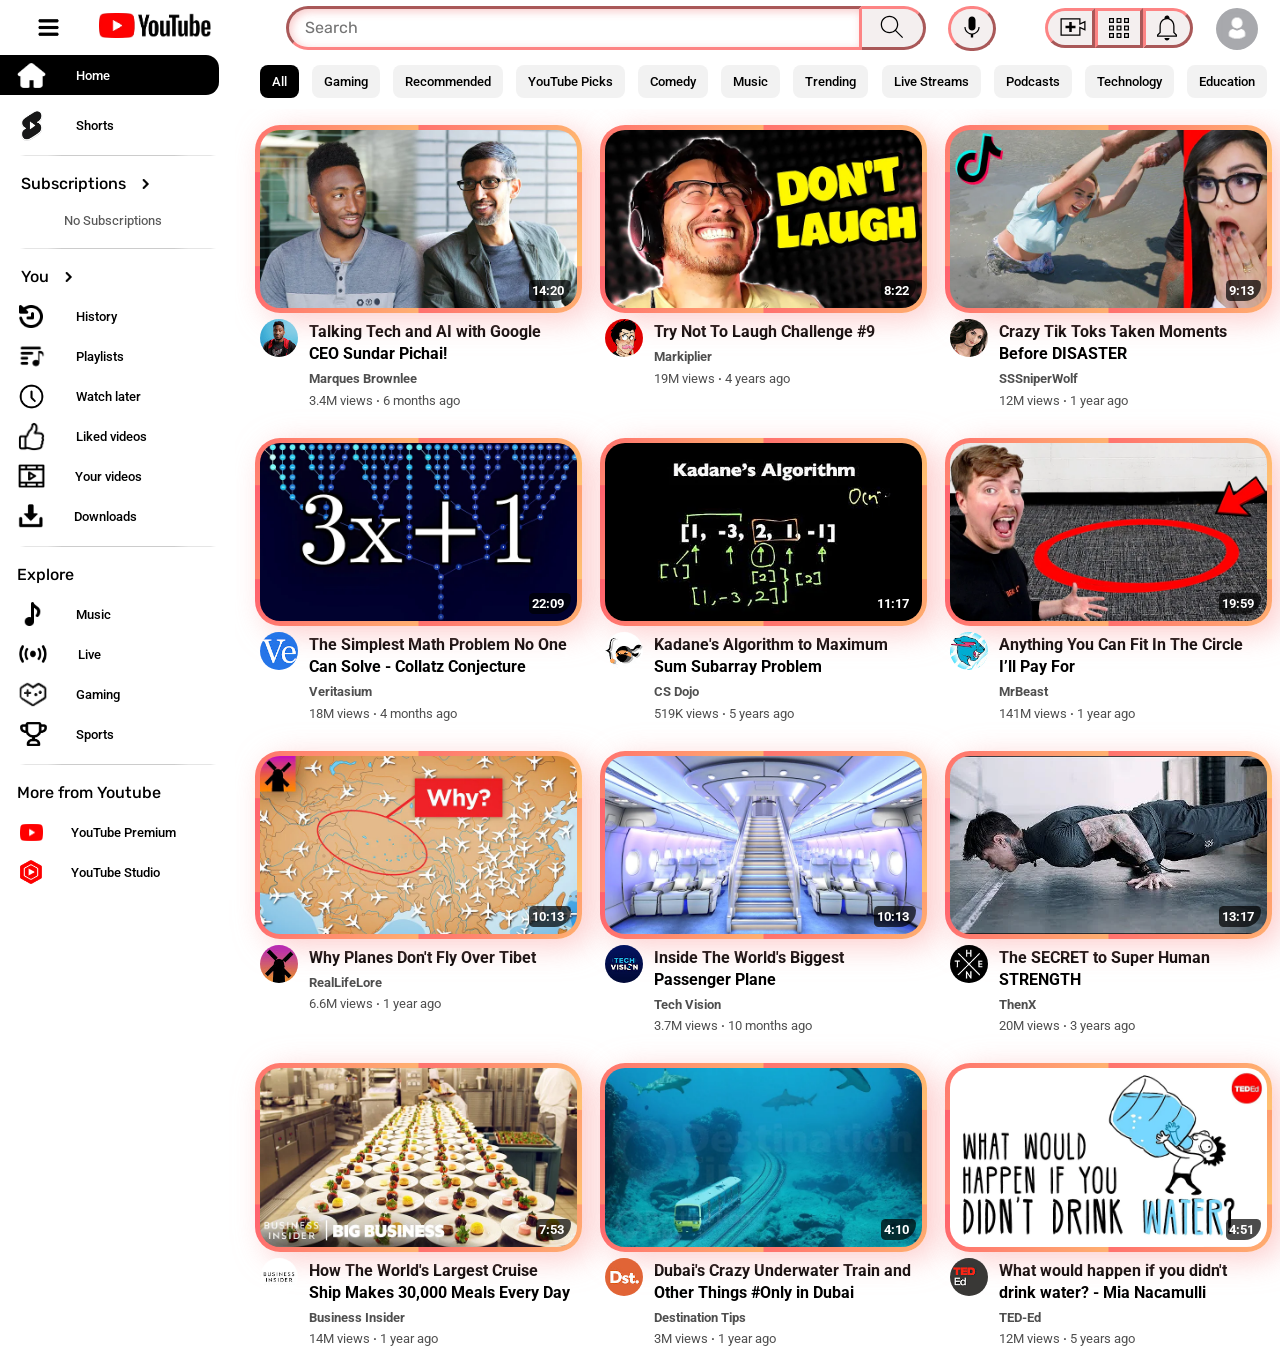
<file: index.html>
<!DOCTYPE html>
<html lang="en">
<head>
  <meta charset="UTF-8">
  <meta name="viewport" content="width=device-width, initial-scale=1.0">
  <title>YouTube - Home Of Videos</title>
  <link rel="preconnect" href="https://fonts.googleapis.com">
  <link rel="preconnect" href="https://fonts.gstatic.com" crossorigin>
  <link href="https://fonts.googleapis.com/css2?family=Rubik:ital,wght@0,300..900;1,300..900&display=swap" rel="stylesheet">
  <link rel="preconnect" href="https://fonts.googleapis.com">
  <link rel="preconnect" href="https://fonts.gstatic.com" crossorigin>
  <link href="https://fonts.googleapis.com/css2?family=Roboto:ital,wght@0,100..900;1,100..900&display=swap" rel="stylesheet">
  <link rel="stylesheet" href="styles/general.css">
  <link rel="stylesheet" href="styles/header.css">
  <link rel="stylesheet" href="styles/sidebar.css">
  <link rel="stylesheet" href="styles/video.css">
  <link rel="preconnect" href="https://fonts.googleapis.com">
  <link rel="preconnect" href="https://fonts.gstatic.com" crossorigin>
  <link href="https://fonts.googleapis.com/css2?family=Google+Sans:ital,opsz,wght@0,17..18,400..700;1,17..18,400..700&family=Inter:ital,opsz,wght@0,14..32,100..900;1,14..32,100..900&family=Nunito:ital,wght@0,200..1000;1,200..1000&family=Rubik:ital,wght@0,300..900;1,300..900&display=swap" rel="stylesheet">
  <link rel="preconnect" href="https://fonts.googleapis.com">
  <link rel="preconnect" href="https://fonts.gstatic.com" crossorigin>
  <link href="https://fonts.googleapis.com/css2?family=Google+Sans:ital,opsz,wght@0,17..18,400..700;1,17..18,400..700&family=Inter:ital,opsz,wght@0,14..32,100..900;1,14..32,100..900&family=Nunito:ital,wght@0,200..1000;1,200..1000&family=Playpen+Sans+Thai:wght@100..800&family=Rubik:ital,wght@0,300..900;1,300..900&display=swap" rel="stylesheet">
  <link rel="icon" type="image/png" href="favicon.png">
</head>
<body>

<header class="header">
  <div class="left-section">
    <button class="hamburger_menu_button">
      <img class="hamburger_menu" src="icons/hamburger-menu.png" alt="Sidebar-Toggle">
      <div class="tooltip">Sidebar Toggle</div>
    </button>
 
    <a class="youtube_header_button" href="https://www.youtube.com/">
      <img class="youtube_icon" src="icons/youtube_icon.png" alt="Youtube">
      <div class="tooltip">Home</div>
    </a>
  </div>

  <div class="middle-section">
    <div class="search-container">
      <input class="search_bar" type="text" placeholder="Search">
      <button class="search-button">
        <img class="search-icon" src="icons/search.svg">
        <div class="tooltip">Search</div>
      </button>
    </div>
    <button class="voice-button">
      <img class="voice-icon" src="icons/voice-search-icon.svg">
      <div class="tooltip">Search with your voice</div>
    </button>
  </div>

  <div class="right-section">
    <button class="upload-button">
      <img class="upload-icon" src="icons/upload.svg">
      <div class="tooltip">Create</div>
    </button>

    <button class="youtube-apps-button">
      <img class="youtube-apps-icon" src="icons/youtube-apps.svg">
      <div class="tooltip">Youtube Apps</div>
    </button>

    <button class="notifications-button">
      <img class="notifications-icon" src="icons/notifications.svg">
      <div class="tooltip">Notifications</div>
    </button>

    <button class="search-mobile-button">
      <img class="search-mobile" src="icons/search.svg">
      <div class="tooltip">Search</div>
    </button>

    <div class="channel-container">
      <button class="my-channel-button">
        <img class="my-channel-icon" src="channel_pfp/my-channel.png">
        <div class="tooltip">Your Channel</div>
      </button>

      <div class="channel-items">

        <div class="channel-info">
          <img class="my-channel-icon2" src="channel_pfp/my-channel.png">
          <div class="user-texts">
            <b class="user-text">Hi, User</b>
            <b class="user-text2">@default_handle</b>
            <b class="view-channel">View Channel</b>
          </div>
          <div class="divider-channel">
            <hr class="channel-divider">
          </div>
        </div>

        <div class="channel-buttons">
          <button class="google-account-button">
            <img class="google-account" src="icons/google-icon.png"> Google Account
          </button>

          <a href="https://youtube.com/channel_switcher">
            <button class="switch-account-button">
            <img class="switch-account" src="icons/switch-account.png">
            Switch Account
            <img class="right-arrow" src="icons/right-arrow.png">
          </button>
          </a>

          <button class="sign-out-button">
            <img class="sign-out" src="icons/sign-out.png"> Sign Out
          </button>

          <div class="divider">
            <hr class="section-divider">
          </div>
          <a href="https://studio.youtube.com/channel/">
            <button class="youtube-studio-button">
              <img class="youtube-studio" src="icons/youtube-studio.png"> YouTube Studio
            </button>
          </a>

          <a href="https://www.youtube.com/paid_memberships?ybp=mAEK">
            <button class="purchases-memberships-button">
              <img class="purchases-memberships" src="icons/purchases-memberships.png">
              Purchases & Memberships
            </button>
          </a>

          <div class="divider">
            <hr class="section-divider">
          </div>

          <a href="https://myaccount.google.com/u/0/yourdata/youtube?hl=en">
            <button class="your-data-button">
              <img class="your-data" src="icons/your-data.png"> Your Data In YouTube
            </button>
          </a>

          <button class="appearence-button">
            <img class="appearence" src="icons/appearence.png">
            Appearence: Light
            <img class="right-arrow2" src="icons/right-arrow.png">
          </button>

          <button class="display-lang-button">
            <img class="display-lang" src="icons/display-lang.png">
            Display Language: English
            <img class="right-arrow3" src="icons/right-arrow.png">
          </button>

          <button class="restricted-mode-button">
            <img class="restricted-mode" src="icons/restricted-mode.png">
            Restricted Mode: Off
            <img class="right-arrow4" src="icons/right-arrow.png">
          </button>

          <button class="location-button">
            <img class="location" src="icons/location.png">
            Location: Egypt
            <img class="right-arrow5" src="icons/right-arrow.png">
          </button>

          <button class="keyboard-shortcuts-button">
            <img class="keyboard-shortcuts" src="icons/keyboard.png">
            Keyboard Shortcuts
          </button>

          <div class="divider">
            <hr class="section-divider">
          </div>

          <a href="https://www.youtube.com/account">
            <button class="settings-button">
              <img class="settings" src="icons/settings.png"> Settings
            </button>
          </a>

          <div class="divider">
            <hr class="section-divider">
          </div>

          <button class="help-button">
            <img class="help" src="icons/help.png"> Help
          </button>

          <button class="feedback-button">
            <img class="feedback" src="icons/feedback.png"> Send Feedback
          </button>
        </div>

      </div>
    </div>
  </div>

</header>

  <section class="categories">
    <button class="mobile_sidebar_button">
      <img class="mobile_sidebar" src="icons/navigation.png">
    </button>
    <button class="category_all">All</button>
    <button>Gaming</button>
    <button>Recommended</button>
    <button>YouTube Picks</button>
    <button>Comedy</button>
    <button>Music</button>
    <button>Trending</button>
    <button>Live Streams</button>
    <button>Podcasts</button>
    <button>Technology</button>
    <button>Education</button>
    <button>Tutorials & How-To</button>
    <button>Reviews</button>
    <button>Reactions</button>
    <button>Vlogs</button>
    <button>Travel</button>
    <button>Food & Cooking</button>
    <button>Fitness</button>
    <button>Sports</button>
    <button>Highlights</button>
    <button>News</button>
    <button>Documentaries</button>
    <button>Science</button>
    <button>Animation</button>
    <button>Short Films</button>
    <button>DIY & Crafts</button>
    <button>ASMR</button>
    <button>Pranks</button>
    <button>Challenges</button>
    <button>Interviews</button>
    <button>Fashion</button>
    <button>Beauty</button>
    <button>Motivation</button>
    <button>Finance</button>
    <button>Business</button>
    <button>Startups</button>
    <button>Coding & Development</button>
    <button>AI & Machine Learning</button>
    <button>Photography</button>
    <button>Filmmaking</button>
    <button>History</button>
    <button>Cars & Motors</button>
    <button>Pets & Animals</button>
    <button>Nature</button>
    <button>Horror</button>
    <button>Mystery</button>
    <button>True Crime</button>
    <button>Kids</button>
    <button>Family</button>
    <button>Culture</button>
    <button>Memes & Internet Trends</button>
  </section>

  <nav class="sidebar">
    <div class="sidebar-buttons">
      <a href="https://youtube.com"><button class="sidebar_home_button"><img class="sidebar_home" src="icons/home.png">Home</button></a>
      <a href="https://www.youtube.com/shorts/"><button class="sidebar_shorts_button"><img class="sidebar_shorts" src="icons/shorts.png">Shorts</button></a>
    </div>
    <div class="divider">
      <hr class="section-divider">
    </div>
    <div class="subscriptions">
      <a href="https://www.youtube.com/feed/subscriptions"><p class="side_p1">Subscriptions <img class="right-arrow6" src="icons/right-arrow.png"></p></a>
      <p class="side_none1">No Subscriptions</p>
    <div class="divider">
      <hr class="section-divider-custom1">
    </div>
    <div class="you_data">
      <a href="https://www.youtube.com/feed/you"><p class="side_p2">You <img class="right-arrow7" src="icons/right-arrow.png"></p></a>
    </div>
      <a href="https://youtube.com/feed/history"><button class="sidebar_history_button"><img class="sidebar_history" src="icons/history.png">History</button></a>
      <a href="https://youtube.com/feed/playlists"><button class="sidebar_playlists_button"><img class="sidebar_playlists" src="icons/playlists.png">Playlists</button></a>   
      <a href="https://www.youtube.com/playlist?list=WL"><button class="sidebar_watch_later_button"><img class="sidebar_watch_later" src="icons/watch_later.png">Watch later</button></a>   
      <a href="https://www.youtube.com/playlist?list=LL"><button class="sidebar_liked_vids_button"><img class="sidebar_liked_vids" src="icons/liked_vids.png">Liked videos</button></a>   
      <a href="https://studio.youtube.com/channel/"><button class="sidebar_your_vids_button"><img class="sidebar_your_vids" src="icons/your_videos.png">Your videos</button></a>   
      <a href="https://youtube.com/feed/downloads"><button class="sidebar_downloads_button"><img class="sidebar_downloads" src="icons/downloaded.png">Downloads</button></a>   
    <div class="divider">
      <hr class="section-divider">
    </div>
    <p class="side_p3">Explore</p>
      <a href="https://www.youtube.com/channel/UC-9-kyTW8ZkZNDHQJ6FgpwQ"><button class="sidebar_music_button"><img class="sidebar_music" src="icons/music.png">Music</button></a>
      <a href="https://www.youtube.com/channel/UC4R8DWoMoI7CAwX8_LjQHig"><button class="sidebar_live_button"><img class="sidebar_live" src="icons/live.png">Live</button></a>   
      <a href="https://www.youtube.com/gaming"><button class="sidebar_gaming_button"><img class="sidebar_gaming" src="icons/gaming.png">Gaming</button></a>   
      <a href="https://www.youtube.com/channel/UCEgdi0XIXXZ-qJOFPf4JSKw"><button class="sidebar_sports_button"><img class="sidebar_sports" src="icons/trophy.png">Sports</button></a>
    <div class="divider">
      <hr class="section-divider">
    </div>
    <p class="side_p4">More from Youtube</p>
      <a href="https://www.youtube.com/premium"><button class="sidebar_premium_button"><img class="sidebar_premium" src="icons/youtube-icon.png">YouTube Premium</button></a>
      <a href="https://studio.youtube.com/"><button class="sidebar_studio_button"><img class="sidebar_studio" src="icons/youtube_studio.png">YouTube Studio</button></a>   
      <a href="https://music.youtube.com/"><button class="sidebar_yt_music_button"><img class="sidebar_yt_music" src="icons/youtube-music.png">YouTube Music</button></a>   
      <a href="https://www.youtubekids.com/?source=youtube_web"><button class="sidebar_kids_button"><img class="sidebar_kids" src="icons/youtube_kids.png">YouTube Kids</button></a>
    <div class="divider">
      <hr class="section-divider">
    </div>
      <a href="https://www.youtube.com/account"><button class="sidebar_settings_button"><img class="sidebar_settings" src="icons/settings.png">Settings</button></a>
      <a href="https://www.youtube.com/reporthistory"><button class="sidebar_report_history_button"><img class="sidebar_report_history" src="icons/report-history.png">Report history</button></a>   
      <button class="sidebar_help_button"><img class="sidebar_help" src="icons/help.png">Help</button>
      <button class="sidebar_feedback_button"><img class="sidebar_feedback" src="icons/feedback.png">Send feedback</button>
    <div class="divider">
      <hr class="section-divider">
    </div>
    <div class="sidebar_about_container">
      <a href="https://youtube.com/about/"><p>About</p></a>
      <a href="https://youtube.com/about/press/"><p>Press</p></a>
      <a href="https://youtube.com/about/copyright/"><p>Copyright</p></a>
      <a href="https://youtube.com/t/contact_us/"><p>Contact us</p></a>
      <a href="https://youtube.com/creators/"><p>Creators</p></a>
      <a href="https://youtube.com/ads/"><p>Advertise</p></a>
      <a href="https://developers.google.com/youtube"><p>Developers</p></a>
      <div class="sidebar_info_container">
        <a href="https://youtube.com/t/terms"><p>Terms</p></a>
        <a href="https://youtube.com/t/privacy"><p>Privacy</p></a>
        <a href="https://youtube.com/about/policies/"><p>Policy & Safety</p></a>
        <a href="https://www.youtube.com/howyoutubeworks/?utm_campaign=ytgen&utm_source=ythp&utm_medium=LeftNav&utm_content=txt&u=https%3A%2F%2Fwww.youtube.com%2Fhowyoutubeworks%3Futm_source%3Dythp%26utm_medium%3DLeftNav%26utm_campaign%3Dytgen"><p>How YouTube works</p></a>
        <a href="https://www.youtube.com/new"><p>Test new features</p></a>
      </div>
      <p class="sidebar_app_info">© 2026 Google LLC</p>
    </div>
    </div>
  </nav>

  <main class="main-content">

    <section class="video-section">
      <div class="video-grid">
        <div class="video-preview">
          <div class="thumbnail-row">
            <a href="https://www.youtube.com/watch?v=n2RNcPRtAiY">
              <img class="thumbnail" src="thumbnails/thumbnail-1.jpg" alt="Talking Tech and AI with Google CEO Sundar Pichai!">
            </a>
            <div class="video-time_length">14:20</div>
          </div>
          <div class="video-info-grid">
            <a href="https://www.youtube.com/@mkbhd" class="channel">
              <img class="pfp" src="channel_pfp/channel-1.jpeg" alt="Marques Brownlee"> 
              <div class="channel-tooltip">
                <img class="pfp" src="channel_pfp/channel-1.jpeg" alt="Marques Brownlee">
                <h3>Marques Brownlee</h3>
                <p>@mkbhd <b>·</b> 20.8M subscribers <b>·</b> 1.8K videos</p> 
              </div>
            </a>
            <div class="video-info">
              <p class="video-text">Talking Tech and AI with Google CEO Sundar Pichai!</p>
              <p class="video-author">Marques Brownlee</p>
              <p class="video-stats">3.4M views <b>·</b> 6 months ago</p>
            </div>
          </div>
        </div>

        <div class="video-preview">
          <div class="thumbnail-row">
            <a href="https://www.youtube.com/watch?v=mP0RAo9SKZk">
              <img class="thumbnail" src="thumbnails/thumbnail-2.webp" alt="Try Not To Laugh Challenge #9">
            </a>
            <div class="video-time_length">8:22</div>
          </div>
          <div class="video-info-grid">
            <a href="https://www.youtube.com/@markiplier" class="channel">
              <img class="pfp" src="channel_pfp/channel-2.jpeg" alt="Markiplier">
              <div class="channel-tooltip">
                <img class="pfp" src="channel_pfp/channel-2.jpeg" alt="Markiplier">
                <h3>Markiplier</h3>
                <p>@markiplier <b>·</b> 38.5M subscribers <b>·</b> 5.8K videos</p> 
              </div>
            </a>
            <div class="video-info">
              <p class="video-text">Try Not To Laugh Challenge #9</p>
              <p class="video-author">Markiplier</p>
              <p class="video-stats">19M views <b>·</b> 4 years ago</p>
            </div>
          </div>
        </div>

        <div class="video-preview">
          <div class="thumbnail-row">
            <a href="https://www.youtube.com/watch?v=FgjPQQeTh1w">
              <img class="thumbnail" src="thumbnails/thumbnail-3.webp" alt="Crazy Tik Toks Taken Moments Before DISASTER">
            </a>
            <div class="video-time_length">9:13</div>
          </div>
          <div class="video-info-grid">
            <a href="https://www.youtube.com/@SSSniperWolf" class="channel">
              <img class="pfp" src="channel_pfp/channel-3.jpeg" alt="SSSniperWolf">
              <div class="channel-tooltip">
                <img class="pfp" src="channel_pfp/channel-3.jpeg" alt="SSSniperWolf">
                <h3>SSSniperWolf</h3>
                <p>@SSSniperWolf <b>·</b> 35.1M subscribers <b>·</b> 3.9K videos</p> 
              </div>
            </a>
            <div class="video-info">
              <p class="video-text">Crazy Tik Toks Taken Moments Before DISASTER</p>
              <p class="video-author">SSSniperWolf</p>
              <p class="video-stats">12M views <b>·</b> 1 year ago</p>
            </div>
          </div>
        </div>

        <div class="video-preview">
          <div class="thumbnail-row">
            <a href="https://www.youtube.com/watch?v=094y1Z2wpJg">
              <img class="thumbnail" src="thumbnails/thumbnail-4.webp" alt="The Simplest Math Problem No One Can Solve - Collatz Conjecture">
            </a>
            <div class="video-time_length">22:09</div>
          </div>
          <div class="video-info-grid">
            <a href="https://www.youtube.com/@veritasium" class="channel">
              <img class="pfp" src="channel_pfp/channel-4.jpeg" alt="Veritasium">
              <div class="channel-tooltip">
                <img class="pfp" src="channel_pfp/channel-4.jpeg" alt="Veritasium">
                <h3>Veritasium</h3>
                <p>@veritasium <b>·</b> 20.4M subscribers <b>·</b> 489 videos</p> 
              </div>
            </a>
            <div class="video-info">
              <p class="video-text">The Simplest Math Problem No One Can Solve - Collatz Conjecture</p>
              <p class="video-author">Veritasium</p>
              <p class="video-stats">18M views <b>·</b> 4 months ago</p>
            </div>
          </div>
        </div>

        <div class="video-preview">
          <div class="thumbnail-row">
            <a href="https://www.youtube.com/watch?v=86CQq3pKSUw">
              <img class="thumbnail" src="thumbnails/thumbnail-5.webp" alt="Kadane's Algorithm to Maximum Sum Subarray Problem">
            </a>
            <div class="video-time_length">11:17</div>
          </div>
          <div class="video-info-grid">
            <a href="https://www.youtube.com/@CSDojo" class="channel">
              <img class="pfp" src="channel_pfp/channel-5.jpeg" alt="CS Dojo">
              <div class="channel-tooltip">
                <img class="pfp" src="channel_pfp/channel-5.jpeg" alt="CS Dojo">
                <h3>CS Dojo</h3>
                <p>@CSDojo <b>·</b> 1.95M subscribers <b>·</b> 114 videos</p> 
              </div>
            </a>
            <div class="video-info">
              <p class="video-text">Kadane's Algorithm to Maximum Sum Subarray Problem</p>
              <p class="video-author">CS Dojo</p>
              <p class="video-stats">519K views <b>·</b> 5 years ago</p>
            </div>
          </div>
        </div>

        <div class="video-preview">
          <div class="thumbnail-row">
            <a href="https://www.youtube.com/watch?v=yXWw0_UfSFg">
              <img class="thumbnail" src="thumbnails/thumbnail-6.webp" alt="Anything You Can Fit In The Circle I’ll Pay For">
            </a>
            <div class="video-time_length">19:59</div>
          </div>
          <div class="video-info-grid">
            <a href="https://www.youtube.com/@mrbeast" class="channel">
              <img class="pfp" src="channel_pfp/channel-6.jpeg" alt="MrBeast">
              <div class="channel-tooltip">
                <img class="pfp" src="channel_pfp/channel-6.jpeg" alt="MrBeast">
                <h3>MrBeast</h3>
                <p>@MrBeast <b>·</b> 471M subscribers <b>·</b> 956 videos</p> 
              </div>
            </a>
            <div class="video-info">
              <p class="video-text">Anything You Can Fit In The Circle I’ll Pay For</p>
              <p class="video-author">MrBeast</p>
              <p class="video-stats">141M views <b>·</b> 1 year ago</p>
            </div>
          </div>
        </div>

        <div class="video-preview">
          <div class="thumbnail-row">
            <a href="https://www.youtube.com/watch?v=fNVa1qMbF9Y">
              <img class="thumbnail" src="thumbnails/thumbnail-7.webp" alt="Why Planes Don't Fly Over Tibet">
            </a>
            <div class="video-time_length">10:13</div>
          </div>
          <div class="video-info-grid">
            <a href="https://www.youtube.com/reallifelore" class="channel">
              <img class="pfp" src="channel_pfp/channel-7.jpeg" alt="RealLifeLore">
              <div class="channel-tooltip">
                <img class="pfp" src="channel_pfp/channel-7.jpeg" alt="RealLifeLore">
                <h3>RealLifeLore</h3>
                <p>@RealLifeLore <b>·</b> 7.9M subscribers <b>·</b> 481 videos</p> 
              </div>
            </a>
            <div class="video-info">
              <p class="video-text">Why Planes Don't Fly Over Tibet</p>
              <p class="video-author">RealLifeLore</p>
              <p class="video-stats">6.6M views <b>·</b> 1 year ago</p>
            </div>
          </div>
        </div>

        <div class="video-preview">
          <div class="thumbnail-row">
            <a href="https://www.youtube.com/watch?v=lFm4EM1juls">
              <img class="thumbnail" src="thumbnails/thumbnail-8.webp" alt="Inside The World's Biggest Passenger Plane">
            </a>
            <div class="video-time_length">10:13</div>
          </div>
          <div class="video-info-grid">
            <a href="https://www.youtube.com/@adin" class="channel">
              <img class="pfp" src="channel_pfp/channel-8.jpeg" alt="Tech Vision">
              <div class="channel-tooltip">
                <img class="pfp" src="channel_pfp/channel-8.jpeg" alt="Tech Vision">
                <h3>Tech Vision</h3>
                <p>@adin <b>·</b> 845K subscribers <b>·</b> 212 videos</p> 
              </div>
            </a>
            <div class="video-info">
              <p class="video-text">Inside The World's Biggest Passenger Plane</p>
              <p class="video-author">Tech Vision</p>
              <p class="video-stats">3.7M views <b>·</b> 10 months ago</p>
            </div>
          </div>
        </div>

        <div class="video-preview">
          <div class="thumbnail-row">
            <a href="https://www.youtube.com/watch?v=ixmxOlcrlUc">
              <img class="thumbnail" src="thumbnails/thumbnail-9.webp" alt="The SECRET to Super Human STRENGTH">
            </a>
            <div class="video-time_length">13:17</div>
          </div>
          <div class="video-info-grid">
            <a href="https://www.youtube.com/@OFFICIALTHENXSTUDIOS" class="channel">
              <img class="pfp" src="channel_pfp/channel-9.jpeg" alt="ThenX">
              <div class="channel-tooltip">
                <img class="pfp" src="channel_pfp/channel-9.jpeg" alt="ThenX">
                <h3>ThenX</h3>
                <p>@OFFICIALTHENXSTUDIOS <b>·</b> 7.83M subscribers <b>·</b> 568 videos</p> 
              </div>
            </a>
            <div class="video-info">
              <p class="video-text">The SECRET to Super Human STRENGTH</p>
              <p class="video-author">ThenX</p>
              <p class="video-stats">20M views <b>·</b> 3 years ago</p>
            </div>
          </div>
        </div>

        <div class="video-preview">
          <div class="thumbnail-row">
            <a href="https://www.youtube.com/watch?v=R2vXbFp5C9o">
              <img class="thumbnail" src="thumbnails/thumbnail-10.webp" alt="How The World's Largest Cruise Ship Makes 30,000 Meals Every Day">
            </a>
            <div class="video-time_length">7:53</div>
          </div>
          <div class="video-info-grid">
            <a href="https://www.youtube.com/businessinsider" class="channel">
              <img class="pfp" src="channel_pfp/channel-10.jpeg" alt="Business Insider">
              <div class="channel-tooltip">
                <img class="pfp" src="channel_pfp/channel-10.jpeg" alt="Business Insider">
                <h3>Business Insider</h3>
                <p>@Businessinsider <b>·</b> 10.4M subscribers <b>·</b> 7.7K videos</p> 
              </div>
            </a>
            <div class="video-info">
              <p class="video-text">How The World's Largest Cruise Ship Makes 30,000 Meals Every Day</p>
              <p class="video-author">Business Insider</p>
              <p class="video-stats">14M views <b>·</b> 1 year ago</p>
            </div>
          </div>
        </div>

        <div class="video-preview">
          <div class="thumbnail-row">
            <a href="https://www.youtube.com/watch?v=0nZuYyXET3s">
              <img class="thumbnail" src="thumbnails/thumbnail-11.webp" alt="Dubai's Crazy Underwater Train and Other Things #Only in Dubai">
            </a>
            <div class="video-time_length">4:10</div>
          </div>
          <div class="video-info-grid">
            <a href="https://www.youtube.com/destinationtips" class="channel">
              <img class="pfp" src="channel_pfp/channel-11.jpeg" alt="Destination Tips">
              <div class="channel-tooltip">
                <img class="pfp" src="channel_pfp/channel-11.jpeg" alt="Destination Tips">
                <h3>Destination Tips</h3>
                <p>@Destinationtips <b>·</b> 281K subscribers <b>·</b> 695 videos</p> 
              </div>
            </a>
            <div class="video-info">
              <p class="video-text">Dubai's Crazy Underwater Train and Other Things #Only in Dubai</p>
              <p class="video-author">Destination Tips</p>
              <p class="video-stats">3M views <b>·</b> 1 year ago</p>
            </div>
          </div>
        </div>

        <div class="video-preview">
          <div class="thumbnail-row">
            <a href="https://www.youtube.com/watch?v=9iMGFqMmUFs">
              <img class="thumbnail" src="thumbnails/thumbnail-12.webp" alt="What would happen if you didn't drink water? - Mia Nacamulli">
            </a>
            <div class="video-time_length">4:51</div>
          </div>
          <div class="video-info-grid">
            <a href="https://www.youtube.com/ted-ed" class="channel">
              <img class="pfp" src="channel_pfp/channel-12.jpeg" alt="TED-Ed">
              <div class="channel-tooltip">
                <img class="pfp" src="channel_pfp/channel-12.jpeg" alt="TED-Ed">
                <h3>TED-Ed</h3>
                <p>@TEDEd <b>·</b> 22.5M subscribers <b>·</b> 2.3K videos</p> 
              </div>
            </a>
            <div class="video-info">
              <p class="video-text">What would happen if you didn't drink water? - Mia Nacamulli</p>
              <p class="video-author">TED-Ed</p>
              <p class="video-stats">12M views <b>·</b> 5 years ago</p>
            </div>
          </div>
        </div>

      </div>
    </section>
  </main>

  <nav class="mobile-nav">
    <div class="home-container-mobile">
      <a href="https://www.youtube.com/">
        <img class="home-mobile" src="icons/home.png">
        <p>Home</p>
      </a>
    </div>

    <div class="shorts-container-mobile">
      <a href="https://www.youtube.com/shorts/">
        <img class="shorts-mobile" src="icons/shorts.png">
        <p>Shorts</p>
      </a>
    </div>

    <div class="create-container-mobile">
      <p>+</p>
    </div>

    <div class="subscriptions-mobile-button">
      <a href="https://www.youtube.com/feed/subscriptions">
        <img class="subscriptions-mobile" src="icons/subscriptions.png">
        <p class="subscriptions-p-mobile">Subscriptions</p>
      </a>
    </div>

    <div class="channel-container-mobile">
      <button class="my-channel-button-mobile">
        <img class="my-channel-icon-mobile" src="channel_pfp/my-channel.png">
        <p class="channel-mobile-p">You</p>
      </button>

      <div class="channel-items">

        <div class="channel-info">
          <img class="my-channel-icon2" src="channel_pfp/my-channel.png">
          <div class="user-texts">
            <b class="user-text">Hi, User</b>
            <b class="user-text2">@default_handle</b>
            <b class="view-channel">View Channel</b>
          </div>
          <div class="divider-channel">
            <hr class="channel-divider">
          </div>
        </div>

        <div class="channel-buttons">
          <button class="google-account-button">
            <img class="google-account" src="icons/google-icon.png"> Google Account
          </button>

          <a href="https://youtube.com/channel_switcher">
            <button class="switch-account-button">
            <img class="switch-account" src="icons/switch-account.png">
            Switch Account
            <img class="right-arrow" src="icons/right-arrow.png">
          </button>
          </a>

          <button class="sign-out-button">
            <img class="sign-out" src="icons/sign-out.png"> Sign Out
          </button>

          <div class="divider">
            <hr class="section-divider">
          </div>
          <a href="https://studio.youtube.com/channel/">
            <button class="youtube-studio-button">
              <img class="youtube-studio" src="icons/youtube-studio.png"> YouTube Studio
            </button>
          </a>

          <a href="https://www.youtube.com/paid_memberships?ybp=mAEK">
            <button class="purchases-memberships-button">
              <img class="purchases-memberships" src="icons/purchases-memberships.png">
              Purchases & Memberships
            </button>
          </a>

          <div class="divider">
            <hr class="section-divider">
          </div>

          <a href="https://myaccount.google.com/u/0/yourdata/youtube?hl=en">
            <button class="your-data-button">
              <img class="your-data" src="icons/your-data.png"> Your Data In YouTube
            </button>
          </a>

          <button class="appearence-button">
            <img class="appearence" src="icons/appearence.png">
            Appearence: Light
            <img class="right-arrow2" src="icons/right-arrow.png">
          </button>

          <button class="display-lang-button">
            <img class="display-lang" src="icons/display-lang.png">
            Display Language: English
            <img class="right-arrow3" src="icons/right-arrow.png">
          </button>

          <button class="restricted-mode-button">
            <img class="restricted-mode" src="icons/restricted-mode.png">
            Restricted Mode: Off
            <img class="right-arrow4" src="icons/right-arrow.png">
          </button>

          <button class="location-button">
            <img class="location" src="icons/location.png">
            Location: Egypt
            <img class="right-arrow5" src="icons/right-arrow.png">
          </button>

          <button class="keyboard-shortcuts-button">
            <img class="keyboard-shortcuts" src="icons/keyboard.png">
            Keyboard Shortcuts
          </button>

          <div class="divider">
            <hr class="section-divider">
          </div>

          <a href="https://www.youtube.com/account">
            <button class="settings-button">
              <img class="settings" src="icons/settings.png"> Settings
            </button>
          </a>

          <div class="divider">
            <hr class="section-divider">
          </div>

          <button class="help-button">
            <img class="help" src="icons/help.png"> Help
          </button>

          <button class="feedback-button">
            <img class="feedback" src="icons/feedback.png"> Send Feedback
          </button>
        </div>

      </div>
    </div>
  </nav>

  <script>
    const containers = document.querySelectorAll(
      '.channel-container, .channel-container-mobile'
    );

    containers.forEach(container => {
      const button = container.querySelector('button');

      if (!button) return;

      button.addEventListener('click', function (e) {
        e.stopPropagation();
        container.classList.toggle('active');
      });
    });

    document.addEventListener('click', function (e) {
      containers.forEach(container => {
        if (!container.contains(e.target)) {
          container.classList.remove('active');
        }
      });
    });
  </script>

  <script>
    if ("serviceWorker" in navigator) {
      navigator.serviceWorker.register("/sw.js");
    }
  </script>
</body>
</html>
</file>
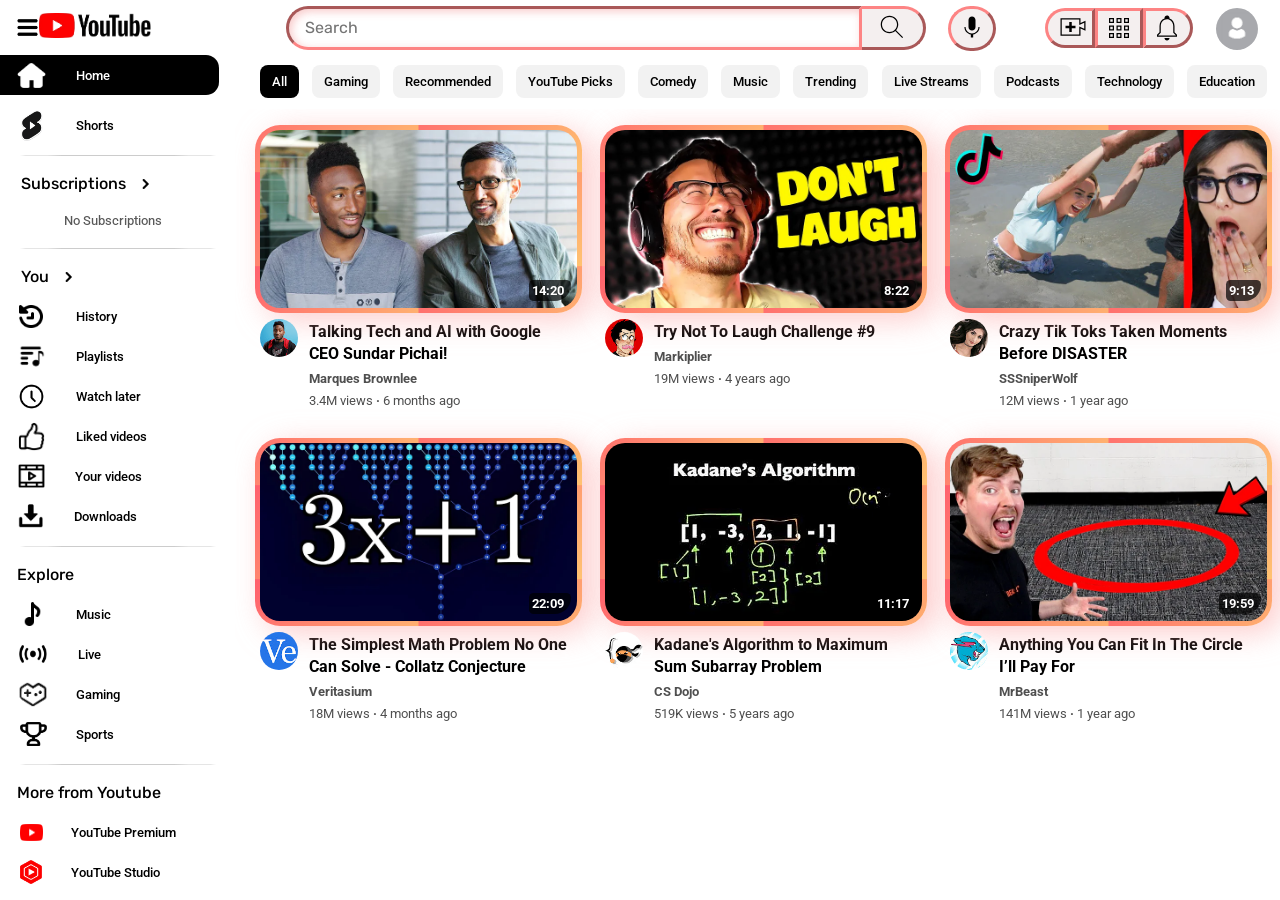
<file: youtube.html>
<!DOCTYPE html>
<html lang="en">
<head>
  <meta charset="UTF-8">
  <meta name="viewport" content="width=device-width, initial-scale=1.0">
  <title>YouTube - Home Of Videos</title>
  <link rel="preconnect" href="https://fonts.googleapis.com">
  <link rel="preconnect" href="https://fonts.gstatic.com" crossorigin>
  <link href="https://fonts.googleapis.com/css2?family=Rubik:ital,wght@0,300..900;1,300..900&display=swap" rel="stylesheet">
  <link rel="preconnect" href="https://fonts.googleapis.com">
  <link rel="preconnect" href="https://fonts.gstatic.com" crossorigin>
  <link href="https://fonts.googleapis.com/css2?family=Roboto:ital,wght@0,100..900;1,100..900&display=swap" rel="stylesheet">
  <link rel="stylesheet" href="styles/general.css">
  <link rel="stylesheet" href="styles/header.css">
  <link rel="stylesheet" href="styles/sidebar.css">
  <link rel="stylesheet" href="styles/video.css">
</head>
<body>

<header class="header">
  <div class="left-section">
    <img class="hamburger_menu" src="icons/hamburger-menu.png" alt="Sidebar-Toggle">
    <a href="https://www.youtube.com/">
      <img class="youtube_icon" src="icons/youtube_icon.png" alt="Youtube">
    </a>
  </div>

  <div class="middle-section">
    <div class="search-container">
      <input class="search_bar" type="text" placeholder="Search">
      <button class="search-button">
        <img class="search-icon" src="icons/search.svg">
      </button>
    </div>
    <button class="voice-button">
      <img class="voice-icon" src="icons/voice-search-icon.svg">
    </button>
  </div>

  <div class="right-section">
    <button class="upload-button">
      <img class="upload-icon" src="icons/upload.svg">
    </button>

    <button class="youtube-apps-button">
      <img class="youtube-apps-icon" src="icons/youtube-apps.svg">
    </button>

    <button class="notifications-button">
      <img class="notifications-icon" src="icons/notifications.svg">
    </button>

    <button class="search-mobile-button">
      <img class="search-mobile" src="icons/search.svg">
    </button>

    <div class="channel-container">
      <button class="my-channel-button">
        <img class="my-channel-icon" src="channel_pfp/my-channel.png">
      </button>

      <div class="channel-items">

        <div class="channel-info">
          <img class="my-channel-icon2" src="channel_pfp/my-channel.png">
          <div class="user-texts">
            <b class="user-text">Hi, User</b>
            <b class="user-text2">@default_handle</b>
            <b class="view-channel">View Channel</b>
          </div>
          <div class="divider-channel">
            <hr class="channel-divider">
          </div>
        </div>

        <div class="channel-buttons">
          <button class="google-account-button">
            <img class="google-account" src="icons/google-icon.png"> Google Account
          </button>

          <a href="https://youtube.com/channel_switcher">
            <button class="switch-account-button">
            <img class="switch-account" src="icons/switch-account.png">
            Switch Account
            <img class="right-arrow" src="icons/right-arrow.png">
          </button>
          </a>

          <button class="sign-out-button">
            <img class="sign-out" src="icons/sign-out.png"> Sign Out
          </button>

          <div class="divider">
            <hr class="section-divider">
          </div>
          <a href="https://studio.youtube.com/channel/">
            <button class="youtube-studio-button">
              <img class="youtube-studio" src="icons/youtube-studio.png"> YouTube Studio
            </button>
          </a>

          <a href="https://www.youtube.com/paid_memberships?ybp=mAEK">
            <button class="purchases-memberships-button">
              <img class="purchases-memberships" src="icons/purchases-memberships.png">
              Purchases & Memberships
            </button>
          </a>

          <div class="divider">
            <hr class="section-divider">
          </div>

          <a href="https://myaccount.google.com/u/0/yourdata/youtube?hl=en">
            <button class="your-data-button">
              <img class="your-data" src="icons/your-data.png"> Your Data In YouTube
            </button>
          </a>

          <button class="appearence-button">
            <img class="appearence" src="icons/appearence.png">
            Appearence: Light
            <img class="right-arrow2" src="icons/right-arrow.png">
          </button>

          <button class="display-lang-button">
            <img class="display-lang" src="icons/display-lang.png">
            Display Language: English
            <img class="right-arrow3" src="icons/right-arrow.png">
          </button>

          <button class="restricted-mode-button">
            <img class="restricted-mode" src="icons/restricted-mode.png">
            Restricted Mode: Off
            <img class="right-arrow4" src="icons/right-arrow.png">
          </button>

          <button class="location-button">
            <img class="location" src="icons/location.png">
            Location: Egypt
            <img class="right-arrow5" src="icons/right-arrow.png">
          </button>

          <button class="keyboard-shortcuts-button">
            <img class="keyboard-shortcuts" src="icons/keyboard.png">
            Keyboard Shortcuts
          </button>

          <div class="divider">
            <hr class="section-divider">
          </div>

          <a href="https://www.youtube.com/account">
            <button class="settings-button">
              <img class="settings" src="icons/settings.png"> Settings
            </button>
          </a>

          <div class="divider">
            <hr class="section-divider">
          </div>

          <button class="help-button">
            <img class="help" src="icons/help.png"> Help
          </button>

          <button class="feedback-button">
            <img class="feedback" src="icons/feedback.png"> Send Feedback
          </button>
        </div>

      </div>
    </div>
  </div>

</header>

  <div class="categories">
    <button class="category_all">All</button>
    <button>Gaming</button>
    <button>Recommended</button>
    <button>YouTube Picks</button>
    <button>Comedy</button>
    <button>Music</button>
    <button>Trending</button>
    <button>Live Streams</button>
    <button>Podcasts</button>
    <button>Technology</button>
    <button>Education</button>
    <button>Tutorials & How-To</button>
    <button>Reviews</button>
    <button>Reactions</button>
    <button>Vlogs</button>
    <button>Travel</button>
    <button>Food & Cooking</button>
    <button>Fitness</button>
    <button>Sports</button>
    <button>Highlights</button>
    <button>News</button>
    <button>Documentaries</button>
    <button>Science</button>
    <button>Animation</button>
    <button>Short Films</button>
    <button>DIY & Crafts</button>
    <button>ASMR</button>
    <button>Pranks</button>
    <button>Challenges</button>
    <button>Interviews</button>
    <button>Fashion</button>
    <button>Beauty</button>
    <button>Motivation</button>
    <button>Finance</button>
    <button>Business</button>
    <button>Startups</button>
    <button>Coding & Development</button>
    <button>AI & Machine Learning</button>
    <button>Photography</button>
    <button>Filmmaking</button>
    <button>History</button>
    <button>Cars & Motors</button>
    <button>Pets & Animals</button>
    <button>Nature</button>
    <button>Horror</button>
    <button>Mystery</button>
    <button>True Crime</button>
    <button>Kids</button>
    <button>Family</button>
    <button>Culture</button>
    <button>Memes & Internet Trends</button>
  </div>

  <div class="sidebar">
    <div class="sidebar-buttons">
      <a href="https://youtube.com"><button class="sidebar_home_button"><img class="sidebar_home" src="icons/home.png">Home</button></a>
      <a href="https://www.youtube.com/shorts/"><button class="sidebar_shorts_button"><img class="sidebar_shorts" src="icons/shorts.png">Shorts</button></a>
    </div>
    <div class="divider">
      <hr class="section-divider">
    </div>
    <div class="subscriptions">
      <a href="https://www.youtube.com/feed/subscriptions"><p class="side_p1">Subscriptions <img class="right-arrow6" src="icons/right-arrow.png"></p></a>
      <p class="side_none1">No Subscriptions</p>
    <div class="divider">
      <hr class="section-divider-custom1">
    </div>
    <div class="you_data">
      <a href="https://www.youtube.com/feed/you"><p class="side_p2">You <img class="right-arrow7" src="icons/right-arrow.png"></p></a>
    </div>
      <a href="https://youtube.com/feed/history"><button class="sidebar_history_button"><img class="sidebar_history" src="icons/history.png">History</button></a>
      <a href="https://youtube.com/feed/playlists"><button class="sidebar_playlists_button"><img class="sidebar_playlists" src="icons/playlists.png">Playlists</button></a>   
      <a href="https://www.youtube.com/playlist?list=WL"><button class="sidebar_watch_later_button"><img class="sidebar_watch_later" src="icons/watch_later.png">Watch later</button></a>   
      <a href="https://www.youtube.com/playlist?list=LL"><button class="sidebar_liked_vids_button"><img class="sidebar_liked_vids" src="icons/liked_vids.png">Liked videos</button></a>   
      <a href="https://studio.youtube.com/channel/"><button class="sidebar_your_vids_button"><img class="sidebar_your_vids" src="icons/your_videos.png">Your videos</button></a>   
      <a href="https://youtube.com/feed/downloads"><button class="sidebar_downloads_button"><img class="sidebar_downloads" src="icons/downloaded.png">Downloads</button></a>   
    <div class="divider">
      <hr class="section-divider">
    </div>
    <p class="side_p3">Explore</p>
      <a href="https://www.youtube.com/channel/UC-9-kyTW8ZkZNDHQJ6FgpwQ"><button class="sidebar_music_button"><img class="sidebar_music" src="icons/music.png">Music</button></a>
      <a href="https://www.youtube.com/channel/UC4R8DWoMoI7CAwX8_LjQHig"><button class="sidebar_live_button"><img class="sidebar_live" src="icons/live.png">Live</button></a>   
      <a href="https://www.youtube.com/gaming"><button class="sidebar_gaming_button"><img class="sidebar_gaming" src="icons/gaming.png">Gaming</button></a>   
      <a href="https://www.youtube.com/channel/UCEgdi0XIXXZ-qJOFPf4JSKw"><button class="sidebar_sports_button"><img class="sidebar_sports" src="icons/trophy.png">Sports</button></a>
    <div class="divider">
      <hr class="section-divider">
    </div>
    <p class="side_p4">More from Youtube</p>
      <a href="https://www.youtube.com/premium"><button class="sidebar_premium_button"><img class="sidebar_premium" src="icons/youtube-icon.png">YouTube Premium</button></a>
      <a href="https://studio.youtube.com/"><button class="sidebar_studio_button"><img class="sidebar_studio" src="icons/youtube_studio.png">YouTube Studio</button></a>   
      <a href="https://music.youtube.com/"><button class="sidebar_yt_music_button"><img class="sidebar_yt_music" src="icons/youtube-music.png">YouTube Music</button></a>   
      <a href="https://www.youtubekids.com/?source=youtube_web"><button class="sidebar_kids_button"><img class="sidebar_kids" src="icons/youtube_kids.png">YouTube Kids</button></a>
    <div class="divider">
      <hr class="section-divider">
    </div>
      <a href="https://www.youtube.com/account"><button class="sidebar_settings_button"><img class="sidebar_settings" src="icons/settings.png">Settings</button></a>
      <a href="https://www.youtube.com/reporthistory"><button class="sidebar_report_history_button"><img class="sidebar_report_history" src="icons/report-history.png">Report history</button></a>   
      <button class="sidebar_help_button"><img class="sidebar_help" src="icons/help.png">Help</button>
      <button class="sidebar_feedback_button"><img class="sidebar_feedback" src="icons/feedback.png">Send feedback</button>
    <div class="divider">
      <hr class="section-divider">
    </div>
    <div class="sidebar_about_container">
      <a href="https://youtube.com/about/"><p>About</p></a>
      <a href="https://youtube.com/about/press/"><p>Press</p></a>
      <a href="https://youtube.com/about/copyright/"><p>Copyright</p></a>
      <a href="https://youtube.com/t/contact_us/"><p>Contact us</p></a>
      <a href="https://youtube.com/creators/"><p>Creators</p></a>
      <a href="https://youtube.com/ads/"><p>Advertise</p></a>
      <a href="https://developers.google.com/youtube"><p>Developers</p></a>
      <div class="sidebar_info_container">
        <a href="https://youtube.com/t/terms"><p>Terms</p></a>
        <a href="https://youtube.com/t/privacy"><p>Privacy</p></a>
        <a href="https://youtube.com/about/policies/"><p>Policy & Safety</p></a>
        <a href="https://www.youtube.com/howyoutubeworks/?utm_campaign=ytgen&utm_source=ythp&utm_medium=LeftNav&utm_content=txt&u=https%3A%2F%2Fwww.youtube.com%2Fhowyoutubeworks%3Futm_source%3Dythp%26utm_medium%3DLeftNav%26utm_campaign%3Dytgen"><p>How YouTube works</p></a>
        <a href="https://www.youtube.com/new"><p>Test new features</p></a>
      </div>
      <p class="sidebar_app_info">© 2026 Google LLC</p>
    </div>
    </div>
  </div>

  <main class="main-content">

    <section class="video-section">
      <div class="video-grid">
        <div class="video-preview">
          <div class="thumbnail-row">
            <img class="thumbnail" src="thumbnails/thumbnail-1.jpg" alt="Talking Tech and AI with Google CEO Sundar Pichai!">
            <div class="video-time_length">14:20</div>
          </div>
          <div class="video-info-grid">
            <div class="channel">
              <img class="pfp" src="channel_pfp/channel-1.jpeg" alt="Marques Brownlee">
            </div>
            <div class="video-info">
              <p class="video-text">Talking Tech and AI with Google CEO Sundar Pichai!</p>
              <p class="video-author">Marques Brownlee</p>
              <p class="video-stats">3.4M views <b>·</b> 6 months ago</p>
            </div>
          </div>
        </div>

        <div class="video-preview">
          <div class="thumbnail-row">
            <img class="thumbnail" src="thumbnails/thumbnail-2.webp" alt="Try Not To Laugh Challenge #9">
            <div class="video-time_length">8:22</div>
          </div>
          <div class="video-info-grid">
            <div class="channel">
              <img class="pfp" src="channel_pfp/channel-2.jpeg" alt="Markiplier">
            </div>
            <div class="video-info">
              <p class="video-text">Try Not To Laugh Challenge #9</p>
              <p class="video-author">Markiplier</p>
              <p class="video-stats">19M views <b>·</b> 4 years ago</p>
            </div>
          </div>
        </div>

        <div class="video-preview">
          <div class="thumbnail-row">
            <img class="thumbnail" src="thumbnails/thumbnail-3.webp" alt="Crazy Tik Toks Taken Moments Before DISASTER">
            <div class="video-time_length">9:13</div>
          </div>
          <div class="video-info-grid">
            <div class="channel">
              <img class="pfp" src="channel_pfp/channel-3.jpeg" alt="SSSniperWolf">
            </div>
            <div class="video-info">
              <p class="video-text">Crazy Tik Toks Taken Moments Before DISASTER</p>
              <p class="video-author">SSSniperWolf</p>
              <p class="video-stats">12M views <b>·</b> 1 year ago</p>
            </div>
          </div>
        </div>

        <div class="video-preview">
          <div class="thumbnail-row">
            <img class="thumbnail" src="thumbnails/thumbnail-4.webp" alt="The Simplest Math Problem No One Can Solve - Collatz Conjecture">
            <div class="video-time_length">22:09</div>
          </div>
          <div class="video-info-grid">
            <div class="channel">
              <img class="pfp" src="channel_pfp/channel-4.jpeg" alt="Veritasium">
            </div>
            <div class="video-info">
              <p class="video-text">The Simplest Math Problem No One Can Solve - Collatz Conjecture</p>
              <p class="video-author">Veritasium</p>
              <p class="video-stats">18M views <b>·</b> 4 months ago</p>
            </div>
          </div>
        </div>

        <div class="video-preview">
          <div class="thumbnail-row">
            <img class="thumbnail" src="thumbnails/thumbnail-5.webp" alt="Kadane's Algorithm to Maximum Sum Subarray Problem">
            <div class="video-time_length">11:17</div>
          </div>
          <div class="video-info-grid">
            <div class="channel">
              <img class="pfp" src="channel_pfp/channel-5.jpeg" alt="CS Dojo">
            </div>
            <div class="video-info">
              <p class="video-text">Kadane's Algorithm to Maximum Sum Subarray Problem</p>
              <p class="video-author">CS Dojo</p>
              <p class="video-stats">519K views <b>·</b> 5 years ago</p>
            </div>
          </div>
        </div>

        <div class="video-preview">
          <div class="thumbnail-row">
            <img class="thumbnail" src="thumbnails/thumbnail-6.webp" alt="Anything You Can Fit In The Circle I’ll Pay For">
            <div class="video-time_length">19:59</div>
          </div>
          <div class="video-info-grid">
            <div class="channel">
              <img class="pfp" src="channel_pfp/channel-6.jpeg" alt="MrBeast">
            </div>
            <div class="video-info">
              <p class="video-text">Anything You Can Fit In The Circle I’ll Pay For</p>
              <p class="video-author">MrBeast</p>
              <p class="video-stats">141M views <b>·</b> 1 year ago</p>
            </div>
          </div>
        </div>
      </div>
    </section>
  </main>

  <script>
    const channelContainer = document.querySelector('.channel-container');
    const channelIcon = document.querySelector('.my-channel-icon');

    channelIcon.addEventListener('click', e => {
      e.stopPropagation();
      channelContainer.classList.toggle('active');
    });

    document.addEventListener('click', () => {
      channelContainer.classList.remove('active');
    });
  </script>

  <script>
    if ("serviceWorker" in navigator) {
      navigator.serviceWorker.register("/sw.js");
    }
  </script>
</body>
</html>
</file>
<file: styles/general.css>
* {
  scrollbar-width: auto;
  scrollbar-color: rgb(223, 223, 223) white;
}

body {
  font-family: Roboto, Rubik, Arial;
  padding-top: 125px;
  padding-left: 255px;
  padding-right: 18px;
  padding-bottom: 10px;
  background: white;
  transition: padding-left 0.3s ease;
  font-family: Roboto, Arial, sans-serif; 
  margin: 0;
}

.header,
.categories {
  transform: translateZ(0);
  backface-visibility: hidden;
}

.video-grid {
  position: relative;
  z-index: 1;
}

p {
  margin-top: 0;
  margin-bottom: 0;
}

a {
  text-decoration: none;
}

.categories {
  position: fixed;
  display: flex;
  flex-wrap: nowrap;
  gap: 13px;
  visibility: visible;
  margin: 15px 1px; 
  margin-bottom: 17px;
  padding-left: 40px;
  z-index: 900;
  top: 54px;
  transform: translateY(-15px);
  left: 219px;
  right: 0;
  width: calc(100% - 255px);
  height: 55px;
  background: rgba(255, 255, 255);
  overflow-x: visible;
  overflow-y: hidden;
  scrollbar-width: none;
}

.categories button {
  display: flex;
  align-self: center;
  width: fit-content;
  white-space: nowrap;
  box-sizing: border-box;
  margin-right: 0.08px;
  border-radius: 8px;
  font-family: Roboto, Arial, sans-serif;
  padding: 9px 12px;
  border: none;
  background-color: rgb(242, 242, 242);
  transition: filter 0.15s ease-in-out;
  font-size: 13px;
  font-weight: 500;
}

.category_all {
  background-color: black !important;
  color: white !important;
}

.mobile_sidebar {
  width: 24px;
  height: 24px;
}

.mobile_sidebar_button {
  display: none !important;
  visibility: hidden;
  justify-content: center;
  align-items: center;
  background-color: rgb(239, 239, 239) !important;
  width: 45px !important; 
  height: 37px !important;  
}

.categories button:hover {
  filter: brightness(0.9);
  cursor: pointer;
}

@media (max-width: 900px) {
  .categories {
    left: 0;
    width: 100%;
    padding-left: 15px;
  }
}

@media (max-width: 768px) {
  .mobile_sidebar_button {
    display: flex !important;
    visibility: visible;
  }
}
</file>
<file: styles/header.css>
.header {
  display: flex;
  align-items: center;
  height: 55px;
  position: fixed;
  padding: 0 16px;
  z-index: 1000;
  top: 0;
  left: 0;
  right: 0;
  background: white;
}

.tooltip {
  display: flex;
  justify-self: center;
  color: white;
  position: absolute;
  background-color: rgb(174, 174, 174);
  font-family: Roboto, Rubik, Arial, sans-serif;
  padding: 5px 7px;
  padding-bottom: 6px;
  bottom: -35px;
  border-radius: 3px;
  font-weight: 550;
  z-index: 10;
  opacity: 0;
  transition: opacity 0.2s ease-in-out;
  text-wrap: nowrap;
}

.tooltip:hover {
  opacity: 0 !important;
}

.left-section {
  display: flex;
  align-items: center;
  width: 200px;
}

.hamburger_menu_button {
  background-color: white;
  padding: 4px 9px;
  padding-bottom: 3px;
  margin: 0;
  margin-top: 1px;
  margin-left: 12px;
  margin-right: 30px;
  border-radius: 100%;
  border: none;
  transition: filter 0.2s ease-in-out;
}

.hamburger_menu:hover .hamburger_menu_button {
  cursor: pointer;
  background: rgb(230, 230, 230);
}

.hamburger_menu {
  height: 27px;
  width: 23px;
}

.hamburger_menu:hover {
  cursor: pointer;
}

.hamburger_menu_button .tooltip {
  margin-left: 33px;
  bottom: -25px;
}

.hamburger_menu_button:hover .tooltip {
  opacity: 0.95;
}

.youtube_icon {
  height: 25px;
  margin-top: 0.8px;
}

.youtube_icon:hover {
  cursor: pointer;
}

.youtube_header_button .tooltip {
  font-size: 13px;
  bottom: -22px;
  margin-left: 110px;
}

.youtube_header_button:hover .tooltip {
  opacity: 0.9;
}

.middle-section {
  display: flex;
  flex: 1;
  align-items: center;
  justify-content: center;
  margin: 0 35px;
  gap: 10px;
}

.search-container {
  display: flex;
  flex: 1;
  flex-grow: 1;
  flex-shrink: 1;
  flex-basis: 0%;
  max-width: 640px;
  min-width: 0;
  padding: 0 12px;
  justify-content: center;
}

.search_bar {
  flex: 1;
  flex-grow: 1;
  flex-shrink: 1;
  flex-basis: 0%;
  width: 0;
  min-width: 0;
  height: 44px;
  font-size: 16px;
  font-weight: 410;
  border-top-left-radius: 100px;
  border-bottom-left-radius: 100px;
  padding-left: 16px;
  border-width: 3.5px;
  border-color: rgb(253, 132, 132);
  box-shadow: inset 2.5px 2.5px 8px rgba(232, 80, 80, 0.3);
  box-sizing: border-box;
  overflow: hidden;
  outline: none;
}

.search_bar::placeholder {
  font-family: Rubik, Arial, sans-serif;
}

.search-button {
  width: 64px;
  height: 44px;
  background-color: rgb(244, 239, 239);
  border-top-right-radius: 100px;
  border-bottom-right-radius: 100px;
  margin: 0;
  padding-right: 7px;
  border-width: 3.5px;
  border-color: rgb(253, 132, 132);
  border-left: none;
  transition: box-shadow 0.4s ease-in-out;
  box-sizing: border-box;
}

.search-button:hover {
  cursor: pointer;
  box-shadow: 1px 1px 20px rgba(240, 156, 156, 0.7);
}

.search-button .tooltip {
  margin-left: 42px;
}

.search-button:hover .tooltip {
  opacity: 0.9;
}

.search-icon {
  height: 34px;
  width: 30px;
}

.voice-button {
  display: flex;
  align-items: center;
  padding-bottom: 3px;
  margin-top: 1px;
  padding-right: 6px;
  height: 45px;
  width: 48px;
  background-color: rgb(244, 239, 239);
  justify-content: center;
  border-radius: 40px;
  border-width: 3.5px;
  border-color: rgb(253, 132, 132);
  transition: box-shadow 0.4s ease-in-out;
}

.voice-button:hover {
  cursor: pointer;
  box-shadow: 1px 1px 20px rgba(240, 156, 156, 0.7);
}

.voice-button:hover .tooltip {
  opacity: 0.9;
}

.voice-icon {
  height: 28px;
  width: 28px;
}

.right-section {
  display: flex;
  align-items: center;
  justify-content: flex-end;
  max-width: 210px;
}

.upload-button,
.youtube-apps-button,
.notifications-button {
  height: 40px;
  width: 45px;
  background-color: rgb(244, 239, 239);
  border-width: 3.5px;
  border-color: rgb(253, 132, 132);
  transition: box-shadow 0.2s ease-in-out;
}

.upload-button {
  border-top-left-radius: 50px;
  border-bottom-left-radius: 50px;
  padding-left: 9.5px;
  padding-right: 34.5px;
}

.upload-button .tooltip {
  margin-left: 28px;
}

.upload-button:hover .tooltip {
  opacity: 0.9;
}

.youtube-apps-button {
  padding-top: 1.6px;
  padding-right: 36px;
}

.youtube-apps-button .tooltip {
  margin-left: 33px;
}

.youtube-apps-button:hover .tooltip {
  opacity: 0.9;
}

.notifications-button {
  border-top-right-radius: 50px;
  border-bottom-right-radius: 50px;
  padding-top: 1.6px;
  padding-right: 38px;
  margin-right: 7px;
}

.notifications-button .tooltip {
  margin-left: 33px;
}

.notifications-button:hover .tooltip {
  opacity: 0.9;
}

.search-mobile-button {
  visibility: hidden;
  margin: 0;
  padding: 0;
}

.search-mobile-button .tooltip {
  margin-left: 36px;
}

.search-mobile-button:hover .tooltip {
  opacity: 0.9;
}

.upload-button,
.youtube-apps-button,
.notifications-button {
  margin-top: 1px;
}

.upload-button:hover,
.youtube-apps-button:hover,
.notifications-button:hover {
  cursor: pointer;
  box-shadow: 1px 1px 20px rgba(240, 156, 156, 0.6);
}

.upload-icon,
.youtube-apps-icon,
.notifications-icon {
  height: 30px;
  width: 30px;
}

.search-button,
.voice-button,
.upload-button,
.youtube-apps-button,
.notifications-button {
  position: relative;
}

.channel-container {
  position: relative;
  z-index: 21;
}

.channel-items {
  position: absolute;
  top: 55px;
  right: 0;
  width: 260px;
  padding-top: 3px;
  padding-bottom: 18px;
  background-color: white;
  border-radius: 20px;
  box-shadow: 0 8px 25px rgba(0,0,0,0.15);
  visibility: hidden;
  opacity: 0;
  transition: opacity 0.3s ease-in-out;
  display: flex;
  flex-direction: column;
  max-height: calc(100vh - 90px);
  z-index: 5000 !important;
}

.channel-items button {
  width: 100%;
  box-sizing: border-box;
}

.channel-info {
  display: flex;
  width: 100%;
  border-radius: 20px;
  flex-wrap: wrap;
  place-self: center;
  align-items: center;
  gap: 10px;
  position: sticky;
  top: 0;
  background: white;
  z-index: 10;
  padding: 0;
}

.user-texts {
  display: flex;
  flex-direction: column;
  justify-content: center;
}

.user-text {
  display: block;
  font-family: Rubik, Roboto, Arial, sans-serif;
  margin-top: 13px;
  font-size: 15px;
  font-weight: 480;
}

.user-text2 {
  display: block;
  font-size: 13px;
  font-family: Rubik, Roboto, Arial, sans-serif;
  margin-top: 1px;
  margin-bottom: 5px;
  font-weight: 480;
  color: rgb(40, 43, 54);
}

.view-channel {
  display: block;
  font-size: 13px;
  font-family: Rubik, Roboto, Arial, sans-serif;
  margin-top: 1px;
  font-weight: 480;
  color: rgb(38, 65, 162);
}

.view-channel:hover {
  cursor: pointer;
  text-decoration: underline;
  text-decoration-color: blue;
  text-decoration-thickness: 1.5;
}

hr.channel-divider {
  display: block;
  border: none;
  border-top: 1.5px solid #ccc;
  border-radius: 50%;
  width: 100%;
  margin: 0;
  margin-top: 10px;
}

.divider-channel {
  justify-content: center;
  flex-basis: 100%;
  margin: 0;
  width: 100%;
}

.divider {
  place-items: center;
}

hr.section-divider {
  border: none;
  border-top: 1.5px solid #ccc;
  border-radius: 50%;
  width: 200px;
  margin-top: 10px;
}

.channel-buttons {
  overflow-y: visible;
  overflow-x: hidden;
  scrollbar-width: none;
}

.channel-buttons:hover {
  scrollbar-width: thin;
}

.channel-container.active .channel-items {
  visibility: visible;
  opacity: 1;
}

.my-channel-button {
  display: inline-block;
  background-color: transparent;
  border: none;
  margin: 5px 0 0 6px;
}

.my-channel-icon2 {
  display: inline-block;
  height: 39px;
  width: 39px;
  border-radius: 50%;
  margin-left: 17px;
  margin-right: 4px;
  margin-top: 9px;
}

.my-channel-icon {
  transition: box-shadow 0.3s ease-in-out;
  display: inline-block;
  height: 42px;
  width: 42px;
  border-radius: 50%;
}

.my-channel-icon:hover {
  box-shadow: 1px 1px 15px rgba(94, 93, 93, 0.5);
  cursor: pointer;
}

.my-channel-button .tooltip {
  bottom: -28px;
  margin-left: 30px;
}

.my-channel-button:hover .tooltip {
  opacity: 0.9;
}

.switch-account {
  display: inline-block;
  margin-bottom: -7px;
  margin-right: 8.5px;
  margin-left: 4px;
  width: 21px;
  height: 23px;
}

.switch-account-button {
  position: relative;
  display: block;
  margin: 0;
  padding: 4px;
  padding-left: 7px;
  padding-top: 9px;
  padding-bottom: 9px;
  text-align: left;
  background: white;
  border: none;
  font-weight: 450;
  font-size: 14.5px;
  font-family: Rubik, Arial, sans-serif;
  transition: background-color 0.2s ease-in-out;
  transition: color 0.2s ease-in-out;
}

.right-arrow {
  display: inline-block;
  position: absolute;
  right: 4px;
  top: 27%;
  width: 14px;
  height: 13px;
  transform: translateY(1.5px);
}

.switch-account-button:hover {
  background-color: rgb(209, 209, 209);
  color: white;
  cursor: pointer;
}

.switch-account-button:hover .switch-account {
  content: url("../icons/switch-account\ -\ white.png");
}

.switch-account-button:hover .right-arrow {
  content: url("../icons/right-arrow\ -\ white.png");
}

.google-account-button {
  position: relative;
  display: block;
  padding: 4px;
  padding-left: 7px;
  padding-top: 3px;
  padding-bottom: 9px;
  margin: 0;
  margin-top: 5px;
  text-align: left;
  background: white;
  border: none;
  font-weight: 450;
  font-size: 14.5px;
  font-family: Rubik, Arial, sans-serif;
  transition: background-color 0.2s ease-in-out;
  transition: color 0.2s ease-in-out;
}

.google-account {
  display: inline-block;
  margin-right: 9px;
  margin-left: 5.5px;
  width: 19px;
  height: 19px;
  transform: translateY(4px);
}

.google-account-button:hover {
  background-color: rgb(209, 209, 209);
  color: white;
  cursor: pointer;
}

.google-account-button:hover .google-account {
  content: url("../icons/google-icon\ -\ white.png");
}

.sign-out-button {
  position: relative;
  display: block;
  padding: 4px;
  padding-left: 7px;
  padding-top: 3px;
  padding-bottom: 9px;
  margin: 0;
  text-align: left;
  background: white;
  border: none;
  font-weight: 450;
  font-size: 14.5px;
  font-family: Rubik, Arial, sans-serif;
  transition: background-color 0.2s ease-in-out;
  transition: color 0.2s ease-in-out;
}

.sign-out {
  display: inline-block;
  margin-right: 11px;
  margin-left: 3.5px;
  width: 19px;
  height: 19px;
  transform: translateY(4px);
}

.sign-out-button:hover {
  background-color: rgb(209, 209, 209);
  color: white;
  cursor: pointer;
}

.sign-out-button:hover .sign-out {
  content: url("../icons/sign-out\ -\ white.png");
}

hr.section-divider {
  border: none;
  border-top: 1.5px solid #ccc;
  border-radius: 50%;
  width: 200px;
  margin-top: 10px;
}

.youtube-studio-button {
  position: relative;
  display: block;
  padding: 4px;
  padding-left: 7px;
  padding-top: 4px;
  padding-bottom: 10px;
  margin: 0;
  text-align: left;
  background: white;
  border: none;
  font-weight: 450;
  font-size: 14.5px;
  font-family: Rubik, Arial, sans-serif;
  transition: background-color 0.2s ease-in-out;
  transition: color 0.2s ease-in-out;
}

.youtube-studio {
  display: inline-block;
  margin-right: 11px;
  margin-bottom: -3px;
  margin-left: 3px;
  width: 24px;
  height: 24px;
  transform: translateY(3px);
}

.youtube-studio-button:hover {
  background-color: rgb(209, 209, 209);
  color: white;
  cursor: pointer;
}

.youtube-studio-button:hover .youtube-studio {
  content: url("../icons/youtube-studio\ -\ white.png");
}

.purchases-memberships-button {
  position: relative;
  display: block;
  padding: 4px;
  padding-left: 7px;
  padding-top: 4px;
  padding-bottom: 10px;
  margin: 0;
  text-align: left;
  background: white;
  border: none;
  font-weight: 450;
  font-size: 14.5px;
  font-family: Rubik, Arial, sans-serif;
  transition: background-color 0.2s ease-in-out;
  transition: color 0.2s ease-in-out;
}

.purchases-memberships {
  display: inline-block;
  margin-right: 11px;
  margin-bottom: -3px;
  margin-left: 3px;
  width: 24px;
  height: 24px;
  transform: translateY(3px);
}

.purchases-memberships-button:hover {
  background-color: rgb(209, 209, 209);
  color: white;
  cursor: pointer;
}

.purchases-memberships-button:hover .purchases-memberships {
  content: url("../icons/purchases-memberships\ -\ white.png");
}

hr.section-divider {
  border: none;
  border-top: 1.5px solid #ccc;
  border-radius: 50%;
  width: 200px;
  margin-top: 10px;
}

.your-data-button {
  position: relative;
  display: block;
  padding: 4px;
  padding-left: 7px;
  padding-top: 4px;
  padding-bottom: 10px;
  margin: 0;
  text-align: left;
  background: white;
  border: none;
  font-weight: 450;
  font-size: 14.5px;
  font-family: Rubik, Arial, sans-serif;
  transition: background-color 0.2s ease-in-out;
  transition: color 0.2s ease-in-out;
}

.your-data {
  display: inline-block;
  margin-right: 11px;
  margin-bottom: -3px;
  margin-left: 3px;
  width: 24px;
  height: 24px;
  transform: translateY(3px);
}

.your-data-button:hover {
  background-color: rgb(209, 209, 209);
  color: white;
  cursor: pointer;
}

.your-data-button:hover .your-data {
  content: url("../icons/your-data\ -\ white.png");
}

.appearence-button {
  position: relative;
  display: block;
  padding: 4px;
  padding-left: 7px;
  padding-top: 4px;
  padding-bottom: 10px;
  margin: 0;
  text-align: left;
  background: white;
  border: none;
  font-weight: 450;
  font-size: 14.5px;
  font-family: Rubik, Arial, sans-serif;
  transition: background-color 0.2s ease-in-out;
  transition: color 0.2s ease-in-out;
}

.appearence {
  display: inline-block;
  margin-right: 11px;
  margin-bottom: -3px;
  margin-left: 3px;
  width: 24px;
  height: 24px;
  transform: translateY(3px);
}

.right-arrow2 {
  display: inline-block;
  position: absolute;
  right: 4px;
  top: 27%;
  width: 14px;
  height: 13px;
  transform: translateY(1.5px);
}

.appearence-button:hover {
  background-color: rgb(209, 209, 209);
  color: white;
  cursor: pointer;
}

.appearence-button:hover .appearence {
  content: url("../icons/appearence\ -\ white.png");
}

.appearence-button:hover .right-arrow2 {
  content: url("../icons/right-arrow\ -\ white.png");
}

.display-lang-button {
  position: relative;
  display: block;
  padding: 4px;
  padding-left: 7px;
  padding-top: 4px;
  padding-bottom: 10px;
  margin: 0;
  text-align: left;
  background: white;
  border: none;
  font-weight: 450;
  font-size: 13px;
  font-family: Rubik, Arial, sans-serif;
  transition: background-color 0.2s ease-in-out;
  transition: color 0.2s ease-in-out;
}

.display-lang {
  display: inline-block;
  margin-right: 11px;
  margin-bottom: -3px;
  margin-left: 3px;
  width: 24px;
  height: 24px;
  transform: translateY(3px);
}

.right-arrow3 {
  display: inline-block;
  position: absolute;
  right: 4px;
  top: 27%;
  width: 14px;
  height: 13px;
  transform: translateY(1.5px);
}

.display-lang-button:hover {
  background-color: rgb(209, 209, 209);
  color: white;
  cursor: pointer;
}

.display-lang-button:hover .display-lang {
  content: url("../icons/display-lang\ -\ white.png");
}

.display-lang-button:hover .right-arrow3 {
  content: url("../icons/right-arrow\ -\ white.png");
}

.restricted-mode-button {
  position: relative;
  display: block;
  padding: 4px;
  padding-left: 7px;
  padding-top: 4px;
  padding-bottom: 10px;
  margin: 0;
  text-align: left;
  background: white;
  border: none;
  font-weight: 450;
  font-size: 14.5px;
  font-family: Rubik, Arial, sans-serif;
  transition: background-color 0.2s ease-in-out;
  transition: color 0.2s ease-in-out;
}

.restricted-mode {
  display: inline-block;
  margin-right: 10px;
  margin-bottom: -3px;
  margin-left: 3px;
  width: 24px;
  height: 24px;
  transform: translateY(3px);
}

.right-arrow4 {
  display: inline-block;
  position: absolute;
  right: 4px;
  top: 27%;
  width: 14px;
  height: 13px;
  transform: translateY(1.5px);
}

.restricted-mode-button:hover {
  background-color: rgb(209, 209, 209);
  color: white;
  cursor: pointer;
}

.restricted-mode-button:hover .restricted-mode {
  content: url("../icons/restricted-mode\ -\ white.png");
}

.restricted-mode-button:hover .right-arrow4 {
  content: url("../icons/right-arrow\ -\ white.png");
}

.location-button {
  position: relative;
  display: block;
  padding: 4px;
  padding-left: 7px;
  padding-top: 5px;
  padding-bottom: 11px;
  margin: 0;
  text-align: left;
  background: white;
  border: none;
  font-weight: 450;
  font-size: 14.5px;
  font-family: Rubik, Arial, sans-serif;
  transition: background-color 0.2s ease-in-out;
  transition: color 0.2s ease-in-out;
}

.location {
  display: inline-block;
  margin-right: 12px;
  margin-bottom: -5px;
  margin-left: 4.5px;
  width: 21px;
  height: 24px;
  transform: translateY(2px);
}

.right-arrow5 {
  display: inline-block;
  position: absolute;
  right: 4px;
  top: 27%;
  width: 14px;
  height: 13px;
  transform: translateY(1.5px);
}

.location-button:hover {
  background-color: rgb(209, 209, 209);
  color: white;
  cursor: pointer;
}

.location-button:hover .location {
  content: url("../icons/location\ -\ white.png");
}

.location-button:hover .right-arrow5 {
  content: url("../icons/right-arrow\ -\ white.png");
}

.keyboard-shortcuts-button {
  display: block;
  padding: 4px;
  padding-left: 7px;
  padding-top: 10px;
  padding-bottom: 11px;
  margin: 0;
  text-align: left;
  background: white;
  border: none;
  font-weight: 450;
  font-size: 14.5px;
  font-family: Rubik, Arial, sans-serif;
  transition: background-color 0.2s ease-in-out;
  transition: color 0.2s ease-in-out;
}

.keyboard-shortcuts {
  display: inline-block;
  margin-right: 10px;
  margin-bottom: -2px;
  margin-left: 2.8px;
  width: 25px;
  height: 18px;
  transform: translateY(2px);
}

.keyboard-shortcuts-button:hover {
  background-color: rgb(209, 209, 209);
  color: white;
  cursor: pointer;
}

.keyboard-shortcuts-button:hover .keyboard-shortcuts {
  content: url("../icons/keyboard\ -\ white.png");
}

.settings-button {
  display: block;
  padding: 4px;
  padding-left: 7px;
  padding-top: 7px;
  padding-bottom: 12px;
  margin: 0;
  text-align: left;
  background: white;
  border: none;
  font-weight: 450;
  font-size: 14.5px;
  font-family: Rubik, Arial, sans-serif;
  transition: background-color 0.2s ease-in-out;
  transition: color 0.2s ease-in-out;
}

.settings {
  display: inline-block;
  margin-right: 12px;
  margin-bottom: -2px;
  margin-left: 4px;
  width: 22px;
  height: 21px;
  transform: translateY(3px);
}

.settings-button:hover {
  background-color: rgb(209, 209, 209);
  color: white;
  cursor: pointer;
}

.settings-button:hover .settings {
  content: url("../icons/settings\ -\ white.png");
}

.help-button {
  display: block;
  padding: 4px;
  padding-left: 7px;
  padding-top: 7px;
  padding-bottom: 12px;
  margin: 0;
  text-align: left;
  background: white;
  border: none;
  font-weight: 450;
  font-size: 14.5px;
  font-family: Rubik, Arial, sans-serif;
  transition: background-color 0.2s ease-in-out;
  transition: color 0.2s ease-in-out;
}

.help {
  display: inline-block;
  margin-right: 8px;
  margin-bottom: -2px;
  margin-left: 3.7px;
  width: 21.5px;
  height: 21px;
  transform: translateY(3px);
}

.help-button:hover {
  background-color: rgb(209, 209, 209);
  color: white;
  cursor: pointer;
}

.help-button:hover .help {
  content: url("../icons/help\ -\ white.png");
}

.feedback-button {
  display: block;
  padding: 4px;
  padding-left: 7px;
  padding-top: 7px;
  padding-bottom: 12px;
  margin: 0;
  text-align: left;
  background: white;
  border: none;
  font-weight: 450;
  font-size: 14.5px;
  font-family: Rubik, Arial, sans-serif;
  transition: background-color 0.2s ease-in-out;
  transition: color 0.2s ease-in-out;
}

.feedback {
  display: inline-block;
  margin-right: 6px;
  margin-bottom: -2px;
  margin-left: 5px;
  width: 23px;
  height: 21px;
  transform: translateY(3px);
}

.feedback-button:hover {
  background-color: rgb(209, 209, 209);
  color: white;
  cursor: pointer;
}

.feedback-button:hover .feedback {
  content: url("../icons/feedback\ -\ white.png");
}

.mobile-nav {
  display: none;
  visibility: hidden;
}

/* Mobile Display Changes */

@media (max-width: 700px) {
  * {
    scrollbar-width: none;
  }

  .header {
    padding-left: 0;
  }

  .search_bar {
    visibility: hidden;
    margin: 0;
    padding: 0;
  }

  .my-channel-button:hover .tooltip {
    opacity: 0;
  }

  .search-button {
    visibility: hidden;
    margin: 0;
    padding: 0;
  }

  .middle-section {
    visibility: hidden;
    margin: 0;
    padding: 0;
  }

  .upload-button {
    visibility: hidden;
    margin: 0;
    padding: 0;
  }

  .youtube-apps-button {
    visibility: hidden;
    margin: 0;
    padding: 0;
  }

  .notifications-button {
    visibility: hidden;
    margin: 0;
    padding: 0;
  }

  .my-channel-button {
    margin: 0;
    margin-top: 5px;
    padding: 0;
  }

  .search-mobile {
    visibility: visible;
    width: 35px;
    height: 30px;
  }

  .search-mobile-button {
    visibility: visible;
    background-color: inherit;
    border: none;
    padding: 3px 3.4px;
    background-color: white;
    border-radius: 100%;
    margin: 0;
    margin-top: 1px;
    transition: background-color 0.3s ease-in-out,
                filter 0.3s ease-in-out;
  }

  .search-mobile-button:hover {
    cursor: pointer;
    background-color: rgb(221, 221, 221);
    border-radius: 100%;
  }
  
  .hamburger_menu_button {
    visibility: hidden;
    margin: 0;
    padding: 0;
  }

  .right-section {
    max-width: 0;
  }

  .left-section {
    max-width: 0;
  }

  .header {
    padding-right: 10px;
  }

  .my-channel-icon {
    visibility: hidden;
    display: none;
  }

  .channel-container-mobile {
    position: relative;
    display: flex;
    justify-content: center;
    visibility: visible;
  }

  .my-channel-button-mobile {
    background-color: inherit;
    width: fit-content;
    display: flex;
    flex-direction: column;
    justify-content: center;
    border: none;
  }

  .my-channel-button-mobile p {
    padding-right: 0.3px !important;
  }

  .my-channel-icon-mobile {
    border-radius: 100%;
    width: 28px;
    margin: 0;
    padding: 0;
    height: 28px;
    transition: box-shadow 0.2s ease-in-out;
  }

  .my-channel-icon-mobile:hover {
    box-shadow: 0px 0px 15px rgba(0, 0, 0, 0.3);
    cursor: pointer;
  }

  .mobile-nav p {
    visibility: visible;
    font-family: Roboto, Rubik, Arial, sans-serif;
    color: black;
    margin: 0;
    padding: 2px 0px;
    padding-top: 4px;
    font-size: 10px;
    font-weight: 400;
  }

  .mobile-nav {
    display: grid;
    grid-template-columns: repeat(5, 1fr);
    align-items: center;
    position: fixed;
    visibility: visible;
    background-color: rgb(250, 250, 250);
    height: 55px;
    bottom: 0;
    left: 0;
    right: 0;
    z-index: 1000;
  }

  .mobile-nav > * {
    display: flex;
    flex-direction: column;
    align-items: center;
    justify-content: center;
  }

  .mobile-nav .channel-container-mobile .channel-items {
    position: fixed;
    bottom: 60px;
    right: 10px;
    top: auto;
    max-height: 60vh;
    max-width: 80%;
  }

  .channel-container.active .channel-items,
  .channel-container-mobile.active .channel-items {
    opacity: 1;
    visibility: visible;
    transform: translateY(0);
  }

  .subscriptions-mobile-button {
    position: relative;
    width: 100%;
    display: flex;
    visibility: visible;
  }

  .subscriptions-mobile-button a {
    display: flex;
    flex-direction: column;
    justify-content: center;
  }

  .subscriptions-mobile {
    place-self: center;
    width: 25px;
    height: 27px;
    transition: opacity 0.2s ease-in-out;
  }

  .subscriptions-mobile:hover {
    opacity: 0.6;
    cursor: pointer;
  }

  .create-container-mobile {
    position: relative;
    width: fit-content;
    height: 42px;
    display: flex;
    visibility: visible;
    justify-self: center;
    flex-direction: column;
    background-color: rgb(235, 235, 235);
    padding: 0px 12px;
    margin: 5px 0 !important;
    border-radius: 100%;
    transition: filter 0.2s ease-in-out;
  }

  .create-container-mobile:hover {
    filter: brightness(0.96);
    cursor: pointer;
  }

  .create-container-mobile p {
    font-family: Nuntic;
    color: black;
    font-size: 35px;
    font-weight: 500;
    padding: 1px 0 !important;
  }

  .shorts-container-mobile {
    position: relative;
    width: 100%;
    display: flex;
    flex-direction: column;
    justify-content: center;
    visibility: visible;
  }

  .shorts-mobile {
    width: 33px;
    height: 29px;
    margin: 0 !important;
    padding: 0 !important;
    margin-top: 2px !important;
    margin-bottom: 0px !important;
    transition: filter 0.2s ease-in-out;
  }

  .shorts-container-mobile p {
    padding-left: 1.5px;
    padding-top: 0 !important;
    padding-bottom: 1px;
  }

  .shorts-mobile:hover {
    filter: invert(1);
    cursor: pointer;
  }

  .home-container-mobile {
    position: relative;
    width: 100%;
    display: flex;
    flex-direction: column;
    justify-content: center;
    visibility: visible;
  }

  .home-container-mobile p {
    padding: 0 !important;
    padding-top: 2px !important; 
    padding-left: 1px !important;
  }

  .home-mobile {
    width: 29px;
    height: 25px;
    margin: 0 !important;
    transition: opacity 0.2s ease-in-out;
  }

  .home-mobile:hover {
    opacity: 0.6;
    cursor: pointer;
  }
}
</file>
<file: styles/sidebar.css>
.sidebar-buttons {
  display: flex;
  gap: 10px;
  flex-direction: column;
}

.sidebar {
  width: 235px;
  position: fixed;
  left: 0;
  top: 55px;
  bottom: 0;
  background-color: white;
  transform: translateY(0);
  transition: transform 0.3s ease-in-out;
  overflow-y: auto;
  overflow-x: hidden;
  scrollbar-width: none;
  z-index: 5;
}

.sidebar:hover {
  scrollbar-width: thin;
}

.sidebar p {
  font-weight: 450;
}

.sidebar_home {
  width: 29px;
  height: 25px;
  margin-right: 30px;
  margin-left: 10px;
  filter: invert(1);
  transition: filter 0.3s ease-in-out;
}

.sidebar_home_button {
  display: flex;
  flex: 1;
  width: 219px;
  height: 40px;
  font-family: Roboto;
  padding: 7px;
  font-weight: 500;
  background-color: black;
  color: white;
  border: none;
  align-items: center;
  border-top-right-radius: 13px;
  border-bottom-right-radius: 13px;
  transition: filter 0.1s ease-in-out,
              color 0.3s ease-in-out;
}

.sidebar_home_button:hover {
  filter: brightness(0.7);
  cursor: pointer;
}

.sidebar_home_button:hover .sidebar_home {
  filter: invert(1);
}

.sidebar_shorts {
  width: 29px;
  height: 31px;
  margin-right: 30px;
  margin-left: 10px;
  transition: filter 0.3s ease-in-out
}

.sidebar_shorts_button {
  display: flex;
  flex: 1;
  width: 219px;
  height: 40px;
  font-family: Roboto;
  font-weight: 500;
  padding: 7px;
  background-color: white;
  border: none;
  align-items: center;
  border-top-right-radius: 13px;
  border-bottom-right-radius: 13px;
  transition: filter 0.1s ease-in-out,
              color 0.3s ease-in-out;
}

.sidebar_shorts_button:hover {
  background-color: lightgray;
  color: white;
  cursor: pointer;
}

.sidebar_shorts_button:hover .sidebar_shorts {
  filter: invert(1);
}

.subscriptions {
  margin: 0;
  padding: 0;
}

.side_p1 {
  font-family: Rubik;
  font-weight: 430;
  padding: 10px 20px;
  padding-left: 12px;
  margin-left: 9px;
  color: black;
}

.side_p1:hover {
  background-color: rgb(233, 232, 232);
  border-radius: 9px;
  cursor: pointer;
}

.right-arrow6 {
  width: 10px;
  height: 10px;
  margin-left: 10px;
}

.right-arrow7 {
  width: 10px;
  height: 10px;
  margin-left: 10px;
}

.side_none1 {
  margin-top: 10px;
  text-align: center;
  font-size: 13px;
  padding-right: 10px;
  color: rgb(88, 88, 88);
}

.section-divider-custom1 {
  border: none;
  border-top: 1.5px solid #ccc;
  border-radius: 50%;
  width: 200px;
  margin-top: 20px;
}

.you_data {
  margin: 0;
  padding: 0;
  padding-left: 9px;
}

.side_p2 {
  font-family: Rubik;
  font-weight: 430;
  padding: 10px 20px;
  padding-left: 12px;
  color: black;
}

.side_p2:hover {
  background-color: rgb(233, 232, 232);
  border-radius: 10px;
  cursor: pointer;
}

.sidebar_history {
  width: 24px;
  height: 23px;
  margin-right: 33px;
  margin-left: 12px;
  transition: filter 0.3s ease-in-out
}

.sidebar_history_button {
  display: flex;
  flex: 1;
  width: 219px;
  height: 40px;
  font-family: Roboto;
  font-weight: 500;
  padding: 7px;
  background-color: white;
  border: none;
  align-items: center;
  border-top-right-radius: 13px;
  border-bottom-right-radius: 13px;
  transition: filter 0.1s ease-in-out,
              color 0.3s ease-in-out;
}

.sidebar_history_button:hover {
  background-color: lightgray;
  color: white;
  cursor: pointer;
}

.sidebar_history_button:hover .sidebar_history {
  filter: invert(1);
}

.sidebar_playlists {
  width: 29px;
  height: 29px;
  margin-right: 30px;
  margin-left: 10px;
  transition: filter 0.3s ease-in-out
}

.sidebar_playlists_button {
  display: flex;
  flex: 1;
  width: 219px;
  height: 40px;
  font-family: Roboto;
  font-weight: 500;
  padding: 7px;
  background-color: white;
  border: none;
  align-items: center;
  border-top-right-radius: 13px;
  border-bottom-right-radius: 13px;
  transition: filter 0.1s ease-in-out,
              color 0.3s ease-in-out;
}

.sidebar_playlists_button:hover {
  background-color: lightgray;
  color: white;
  cursor: pointer;
}

.sidebar_playlists_button:hover .sidebar_playlists {
  filter: invert(1);
}

.sidebar_watch_later {
  width: 29px;
  height: 29px;
  margin-right: 30px;
  margin-left: 10px;
  transition: filter 0.3s ease-in-out
}

.sidebar_watch_later_button {
  display: flex;
  flex: 1;
  width: 219px;
  height: 40px;
  font-family: Roboto;
  font-weight: 500;
  padding: 7px;
  background-color: white;
  border: none;
  align-items: center;
  border-top-right-radius: 13px;
  border-bottom-right-radius: 13px;
  transition: filter 0.1s ease-in-out,
              color 0.3s ease-in-out;
}

.sidebar_watch_later_button:hover {
  background-color: lightgray;
  color: white;
  cursor: pointer;
}

.sidebar_watch_later_button:hover .sidebar_watch_later {
  filter: invert(1);
}

.sidebar_liked_vids {
  width: 29px;
  height: 29px;
  margin-right: 30px;
  margin-left: 10px;
  transition: filter 0.3s ease-in-out
}

.sidebar_liked_vids_button {
  display: flex;
  flex: 1;
  width: 219px;
  height: 40px;
  font-family: Roboto;
  font-weight: 500;
  padding: 7px;
  background-color: white;
  border: none;
  align-items: center;
  border-top-right-radius: 13px;
  border-bottom-right-radius: 13px;
  transition: filter 0.1s ease-in-out,
              color 0.3s ease-in-out;
}

.sidebar_liked_vids_button:hover {
  background-color: lightgray;
  color: white;
  cursor: pointer;
}

.sidebar_liked_vids_button:hover .sidebar_liked_vids {
  filter: invert(1);
}

.sidebar_your_vids {
  width: 27px;
  height: 24px;
  margin-right: 30px;
  margin-left: 10.5px;
  transition: filter 0.3s ease-in-out
}

.sidebar_your_vids_button {
  display: flex;
  flex: 1;
  width: 219px;
  height: 40px;
  font-family: Roboto;
  font-weight: 500;
  padding: 7px;
  background-color: white;
  border: none;
  align-items: center;
  border-top-right-radius: 13px;
  border-bottom-right-radius: 13px;
  transition: filter 0.1s ease-in-out,
              color 0.3s ease-in-out;
}

.sidebar_your_vids_button:hover {
  background-color: lightgray;
  color: white;
  cursor: pointer;
}

.sidebar_your_vids_button:hover .sidebar_your_vids {
  filter: invert(1);
}

.sidebar_downloads {
  width: 25px;
  height: 24px;
  margin-right: 31px;
  margin-left: 11px;
  transition: filter 0.3s ease-in-out
}

.sidebar_downloads_button {
  display: flex;
  flex: 1;
  width: 219px;
  height: 40px;
  font-family: Roboto;
  font-weight: 500;
  padding: 7px;
  background-color: white;
  border: none;
  align-items: center;
  border-top-right-radius: 13px;
  border-bottom-right-radius: 13px;
  transition: filter 0.1s ease-in-out,
              color 0.3s ease-in-out;
}

.sidebar_downloads_button:hover {
  background-color: lightgray;
  color: white;
  cursor: pointer;
}

.sidebar_downloads_button:hover .sidebar_downloads {
  filter: invert(1);
}

.side_p3 {
  font-family: Rubik;
  font-weight: 430;
  padding: 10px 20px;
  padding-left: 17px;
  color: black;
}

.sidebar_music {
  width: 25px;
  height: 24px;
  margin-right: 31px;
  margin-left: 13px;
  transition: filter 0.3s ease-in-out
}

.sidebar_music_button {
  display: flex;
  flex: 1;
  width: 219px;
  height: 40px;
  font-family: Roboto;
  font-weight: 500;
  padding: 7px;
  background-color: white;
  border: none;
  align-items: center;
  border-top-right-radius: 13px;
  border-bottom-right-radius: 13px;
  transition: filter 0.1s ease-in-out,
              color 0.3s ease-in-out;
}

.sidebar_music_button:hover {
  background-color: lightgray;
  color: white;
  cursor: pointer;
}

.sidebar_music_button:hover .sidebar_music {
  filter: invert(1);
}

.sidebar_live {
  width: 28px;
  height: 18px;
  margin-right: 31px;
  margin-left: 12px;
  transition: filter 0.3s ease-in-out
}

.sidebar_live_button {
  display: flex;
  flex: 1;
  width: 219px;
  height: 40px;
  font-family: Roboto;
  font-weight: 500;
  padding: 7px;
  background-color: white;
  border: none;
  align-items: center;
  border-top-right-radius: 13px;
  border-bottom-right-radius: 13px;
  transition: filter 0.1s ease-in-out,
              color 0.3s ease-in-out;
}

.sidebar_live_button:hover {
  background-color: lightgray;
  color: white;
  cursor: pointer;
}

.sidebar_live_button:hover .sidebar_live {
  filter: invert(1);
}

.sidebar_gaming {
  width: 32px;
  height: 28px;
  margin-right: 27px;
  margin-left: 9.7px;
  transition: filter 0.3s ease-in-out
}

.sidebar_gaming_button {
  display: flex;
  flex: 1;
  width: 219px;
  height: 40px;
  font-family: Roboto;
  font-weight: 500;
  padding: 7px;
  background-color: white;
  border: none;
  align-items: center;
  border-top-right-radius: 13px;
  border-bottom-right-radius: 13px;
  transition: filter 0.1s ease-in-out,
              color 0.3s ease-in-out;
}

.sidebar_gaming_button:hover {
  background-color: lightgray;
  color: white;
  cursor: pointer;
}

.sidebar_gaming_button:hover .sidebar_gaming {
  filter: invert(1);
}

.sidebar_sports {
  width: 27px;
  height: 24px;
  margin-right: 29px;
  margin-left: 13.3px;
  transition: filter 0.3s ease-in-out
}

.sidebar_sports_button {
  display: flex;
  flex: 1;
  width: 219px;
  height: 40px;
  font-family: Roboto;
  font-weight: 500;
  padding: 7px;
  background-color: white;
  border: none;
  align-items: center;
  border-top-right-radius: 13px;
  border-bottom-right-radius: 13px;
  transition: filter 0.1s ease-in-out,
              color 0.3s ease-in-out;
}

.sidebar_sports_button:hover {
  background-color: lightgray;
  color: white;
  cursor: pointer;
}

.sidebar_sports_button:hover .sidebar_sports {
  filter: invert(1);
}

.side_p4 {
  font-family: Rubik;
  font-weight: 430;
  padding: 10px 20px;
  padding-left: 17px;
  color: black;
}

.sidebar_premium {
  width: 23px;
  height: 17px;
  margin-right: 28px;
  margin-left: 13.3px;
}

.sidebar_premium_button {
  display: flex;
  flex: 1;
  width: 219px;
  height: 40px;
  font-family: Roboto;
  font-weight: 500;
  padding: 7px;
  background-color: white;
  border: none;
  align-items: center;
  border-top-right-radius: 13px;
  border-bottom-right-radius: 13px;
  transition: color 0.3s ease-in-out;
}

.sidebar_premium_button:hover {
  background-color: lightgray;
  color: white;
  cursor: pointer;
}

.sidebar_studio {
  width: 22px;
  height: 24px;
  margin-right: 29px;
  margin-left: 13.3px;
}

.sidebar_studio_button {
  display: flex;
  flex: 1;
  width: 219px;
  height: 40px;
  font-family: Roboto;
  font-weight: 500;
  padding: 7px;
  background-color: white;
  border: none;
  align-items: center;
  border-top-right-radius: 13px;
  border-bottom-right-radius: 13px;
  transition: color 0.3s ease-in-out;
}

.sidebar_studio_button:hover {
  background-color: lightgray;
  color: white;
  cursor: pointer;
}

.sidebar_yt_music {
  width: 23px;
  height: 23px;
  margin-right: 29px;
  margin-left: 13.3px;
}

.sidebar_yt_music_button {
  display: flex;
  flex: 1;
  width: 219px;
  height: 40px;
  font-family: Roboto;
  font-weight: 500;
  padding: 7px;
  background-color: white;
  border: none;
  align-items: center;
  border-top-right-radius: 13px;
  border-bottom-right-radius: 13px;
  transition: color 0.3s ease-in-out;
}

.sidebar_yt_music_button:hover {
  background-color: lightgray;
  color: white;
  cursor: pointer;
}

.sidebar_kids {
  width: 23px;
  height: 19px;
  margin-right: 29px;
  margin-left: 13.3px;
}

.sidebar_kids_button {
  display: flex;
  flex: 1;
  width: 219px;
  height: 40px;
  font-family: Roboto;
  font-weight: 500;
  padding: 7px;
  background-color: white;
  border: none;
  align-items: center;
  border-top-right-radius: 13px;
  border-bottom-right-radius: 13px;
  transition: color 0.3s ease-in-out;
}

.sidebar_kids_button:hover {
  background-color: lightgray;
  color: white;
  cursor: pointer;
}

.sidebar_settings {
  width: 23px;
  height: 22px;
  margin-right: 29px;
  margin-left: 13.3px;
  transition: filter 0.3s ease-in-out
}

.sidebar_settings_button {
  display: flex;
  flex: 1;
  width: 219px;
  height: 40px;
  font-family: Roboto;
  font-weight: 500;
  font-size: 14px;
  padding: 7px;
  background-color: white;
  border: none;
  align-items: center;
  border-top-right-radius: 13px;
  border-bottom-right-radius: 13px;
  transition: filter 0.1s ease-in-out,
              color 0.3s ease-in-out;
}

.sidebar_settings_button:hover {
  background-color: lightgray;
  color: white;
  cursor: pointer;
}

.sidebar_settings_button:hover .sidebar_settings {
  filter: invert(1);
}

.sidebar_report_history {
  width: 19px;
  height: 20px;
  margin-right: 32px;
  margin-left: 14.7px;
  transition: filter 0.3s ease-in-out
}

.sidebar_report_history_button {
  display: flex;
  flex: 1;
  width: 219px;
  height: 40px;
  font-family: Roboto;
  font-weight: 500;
  font-size: 14px;
  padding: 7px;
  background-color: white;
  border: none;
  align-items: center;
  border-top-right-radius: 13px;
  border-bottom-right-radius: 13px;
  transition: filter 0.1s ease-in-out,
              color 0.3s ease-in-out;
}

.sidebar_report_history_button:hover {
  background-color: lightgray;
  color: white;
  cursor: pointer;
}

.sidebar_report_history_button:hover .sidebar_report_history {
  filter: invert(1);
}

.sidebar_help {
  width: 23px;
  height: 22px;
  margin-right: 29px;
  margin-left: 13.3px;
  transition: filter 0.3s ease-in-out
}

.sidebar_help_button {
  display: flex;
  flex: 1;
  width: 219px;
  height: 40px;
  font-family: Roboto;
  font-weight: 500;
  font-size: 14px;
  padding: 7px;
  background-color: white;
  border: none;
  align-items: center;
  border-top-right-radius: 13px;
  border-bottom-right-radius: 13px;
  transition: filter 0.1s ease-in-out,
              color 0.3s ease-in-out;
}

.sidebar_help_button:hover {
  background-color: lightgray;
  color: white;
  cursor: pointer;
}

.sidebar_help_button:hover .sidebar_help {
  filter: invert(1);
}

.sidebar_feedback {
  width: 26px;
  height: 25px;
  margin-right: 26px;
  margin-left: 13.5px;
  transition: filter 0.3s ease-in-out
}

.sidebar_feedback_button {
  display: flex;
  flex: 1;
  width: 219px;
  height: 40px;
  font-family: Roboto;
  font-weight: 500;
  font-size: 14px;
  padding: 7px;
  background-color: white;
  border: none;
  align-items: center;
  border-top-right-radius: 13px;
  border-bottom-right-radius: 13px;
  transition: filter 0.1s ease-in-out,
              color 0.3s ease-in-out;
}

.sidebar_feedback_button:hover {
  background-color: lightgray;
  color: white;
  cursor: pointer;
}

.sidebar_feedback_button:hover .sidebar_feedback {
  filter: invert(1);
}

.sidebar_about_container {
  padding-left: 25px;
  padding-top: 6px;
}

.sidebar_about_container p {
  display: inline-block;
  color: rgb(110, 110, 110);
  font-size: 13px;
  margin-right: 4px;
  font-weight: 600;
  font-family: Roboto;
}

.sidebar_info_container {
  margin-top: 9px;
}

.sidebar_about_container .sidebar_app_info {
  margin-top: 13px;
  margin-bottom: 11px;
  font-weight: 400;
  font-family: Roboto, Arial;
}

@media (max-width: 900px) {
  .sidebar {
    border-bottom-right-radius: 200px;
    border-bottom-left-radius: 200px;
    transform: translateY(-100%);
    width: 220px;
    left: 0;
    right: 0;
    height: auto;
    z-index: 5;
  }

  body {
    padding-left: 10px;
    padding-top: 120px;
  }
}
</file>
<file: styles/video.css>
.thumbnail {
  display: block;
  width: 100%;
  max-width: 100%;
  height: auto;
  aspect-ratio: 16 / 9;
  object-fit: cover;
  border-radius: 25px;
  border: 5px solid transparent;
  box-shadow: 10px 7px 30px rgb(252, 172, 172, 0.6);
  transition: box-shadow 0.3s ease-in-out,
              background-position 0.3s ease-in-out;
  background: linear-gradient(135deg, #ff5f6d, #ffc371) border-box;
  background-size: 50% 50%;
  background-position: left;
}

.thumbnail:hover {
  box-shadow: 0 0 40px rgb(252, 172, 172, 0.6);
  background-position: right;
  cursor: pointer;
}

.thumbnail-row {
  position: relative;
}

.video-text {
  font-family: Roboto;
  font-weight: bold;
  line-height: 22px;
  margin-top: 8px;
  margin-left: 4px;
  margin-bottom: 5px;
}

.video-author {
  margin-left: 4px;
  font-size: 13px;
  line-height: 18px;
  margin-bottom: 3.5px;
  color: rgb(79, 79, 79);
  font-weight: bold;
}

.video-stats {
  margin-left: 3.8px;
  font-size: 13px;
  line-height: 18px;
  color: rgb(79, 79, 79);
}

.channel {
  margin-right: 12px;
  width: 38px;
  vertical-align: top;
  margin-left: 5px; 
  margin-top: 6px;
  position: relative;
  z-index: 0;
}

.video-info {
  font-family: Roboto;
}

.video-info-grid {
  display: grid;
  grid-template-columns: 50px 1fr;
}

.video-time_length {
  position: absolute;
  background-color: rgba(0, 0, 0, 0.7);
  border-radius: 7px;
  border-bottom-right-radius: 25px;
  padding: 3px;
  padding-right: 6.6px;
  padding-bottom: 3px;
  font-family: Roboto, Arial;
  font-size: 13px;
  font-weight: bold;
  color: white;
  bottom: 12px;
  right: 1px;
}

.video-time_length:hover {
  cursor: pointer;
}

.pfp {
  width: 100%;
  border-radius: 50%;
  transition: filter 0.4s ease-in-out;
}

.pfp:hover {
  cursor: pointer;
  filter: drop-shadow(1px 1px 10px rgba(243, 106, 106, 0.7));
}

.video-grid {
  position: relative;
  z-index: 1;
  display: grid;
  grid-template-columns: 1fr 1fr 1fr;
  isolation: isolate;
  column-gap: 28px;
  row-gap: 28px;
}

.channel-tooltip {
  display: none;
  opacity: 0;
  position: absolute;
  top: -70px;
  left: 30px;
  transform: translateX(-8px);
  background-color: #fff;
  border-radius: 10px;
  border: 1px solid #ddd;
  box-shadow: 0 10px 25px rgba(0, 0, 0, 0.2);
  width: 240px;
  color: #111;
  padding: 10px;
  flex-direction: column;
  gap: 4px;
  z-index: 99999;
}

.channel-tooltip h3 {
  margin: 0;
  padding: 0;
  margin-top: 3px;
}

.channel-tooltip .pfp {
  height: 50px;
  margin-left: 2px;
  width: 50px;
}

.channel:hover .channel-tooltip {
  display: flex;
  opacity: 1;
}

@media (max-width: 1150px) {
  .video-grid {
    grid-template-columns: 1fr 1fr;
  }

  .video-section p {
    font-size: calc(2em - 16px);
  }

  .video-author {
    font-size: 14px !important;
  }

  .video-stats {
    font-size: 14px !important;
  }
}

@media (max-width: 768px) {
  .video-grid {
    grid-template-columns: 1fr;
  }

  .video-section p {
    font-size: calc(2em - 15px);
  }

  .video-author {
    font-size: 15px !important;
  }

  .video-stats {
    font-size: 15px !important;
  }
}
</file>
